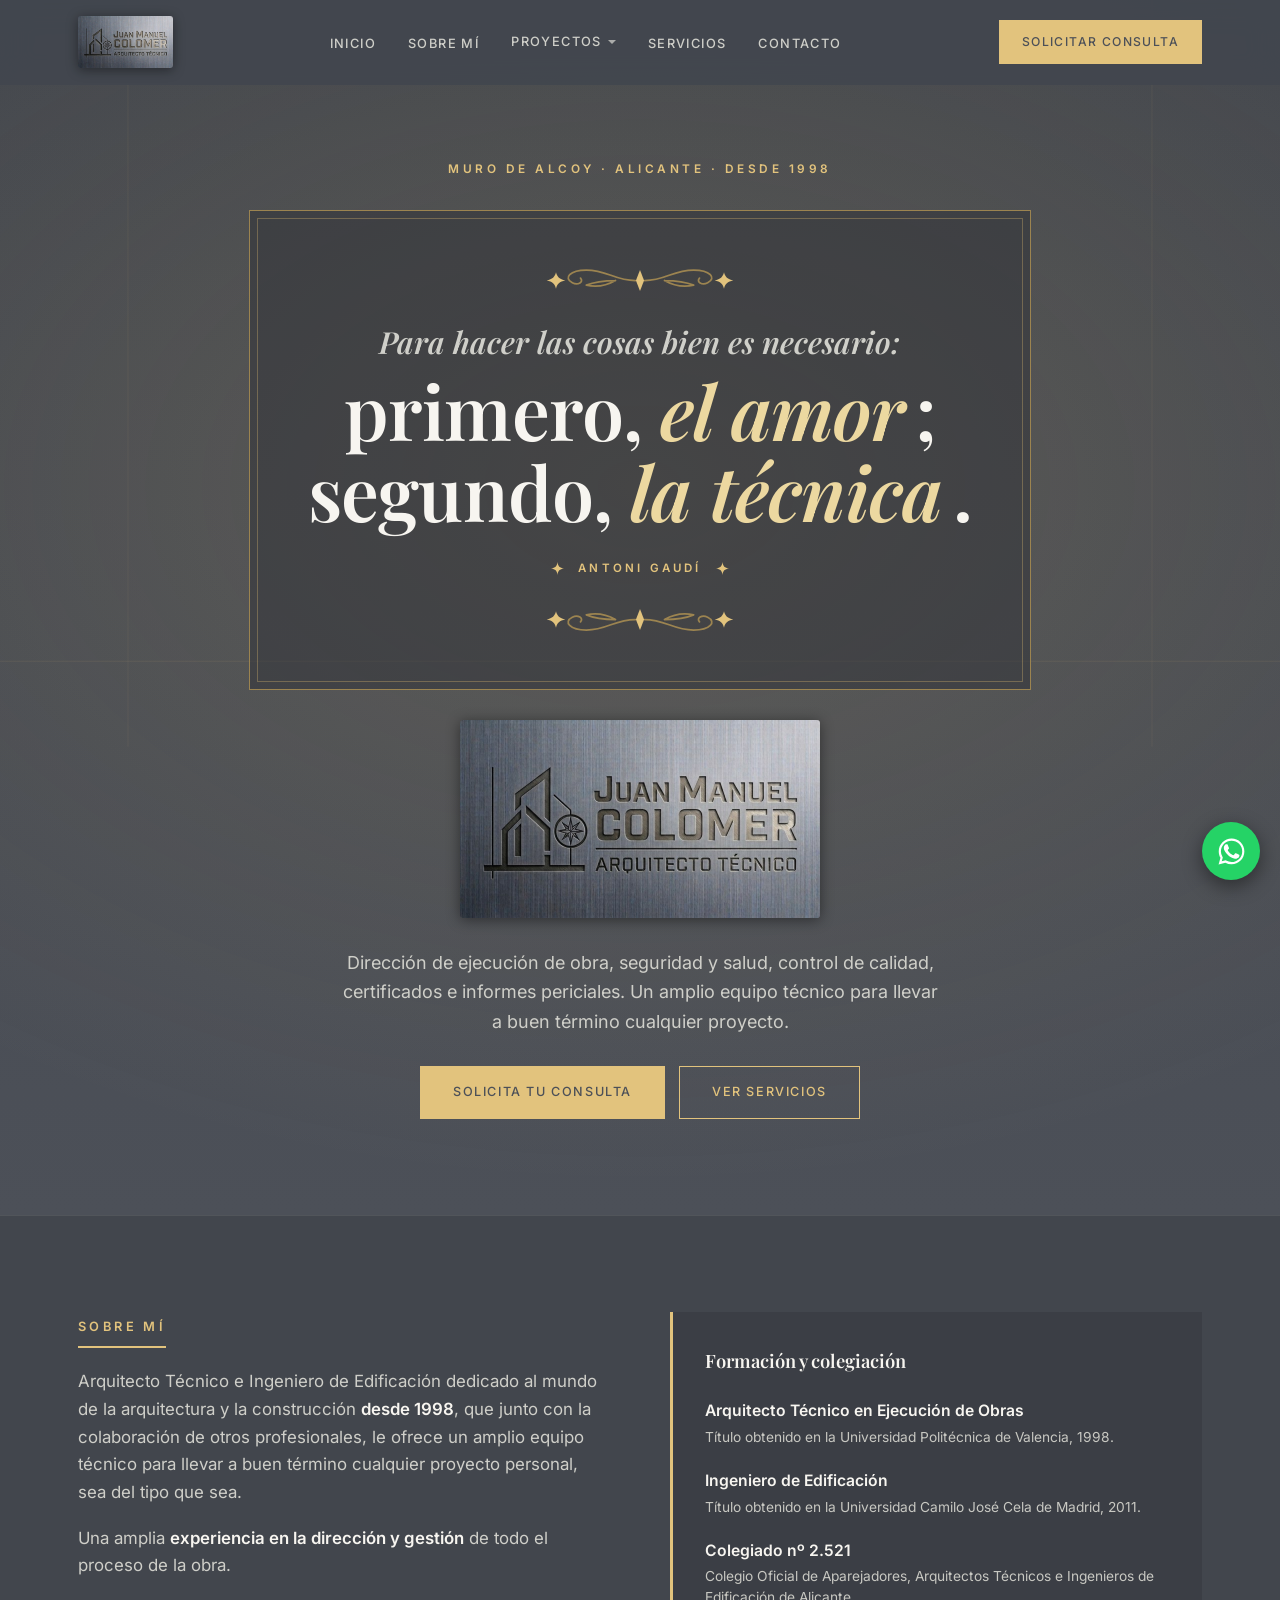
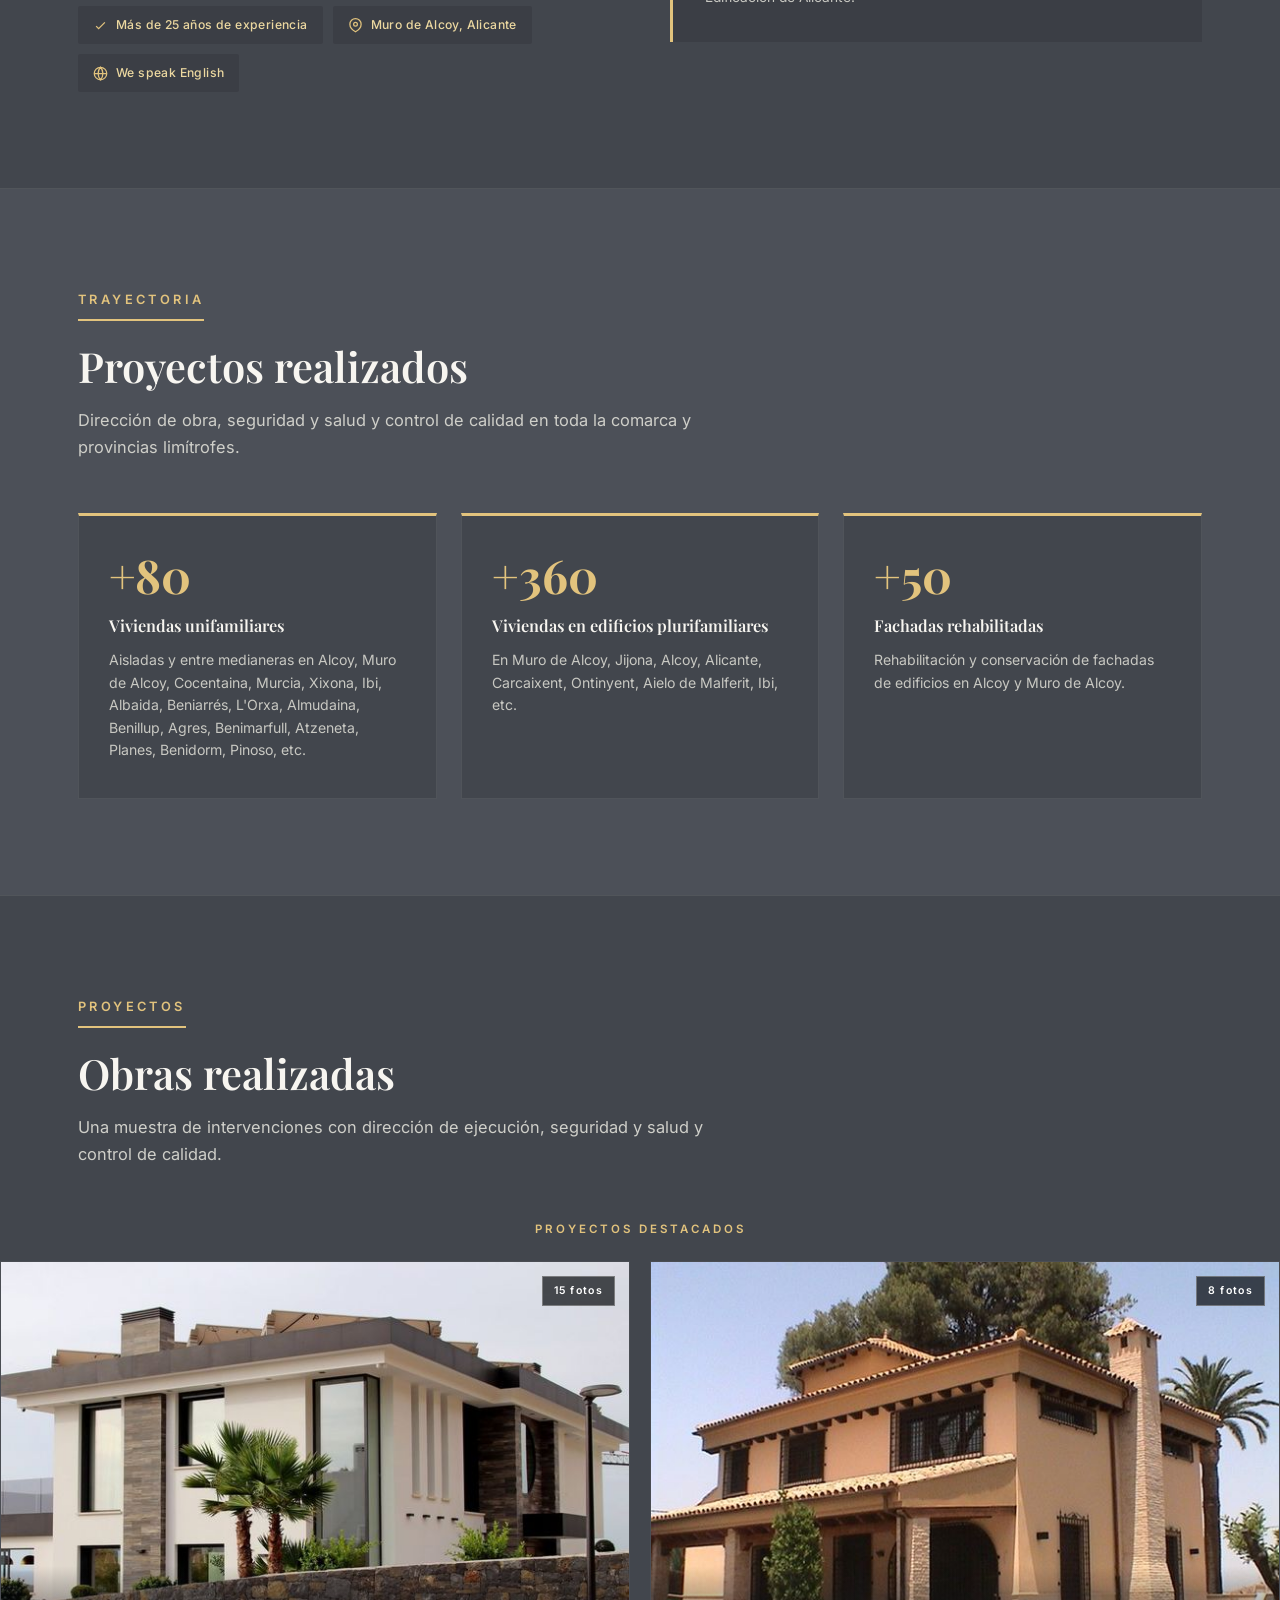
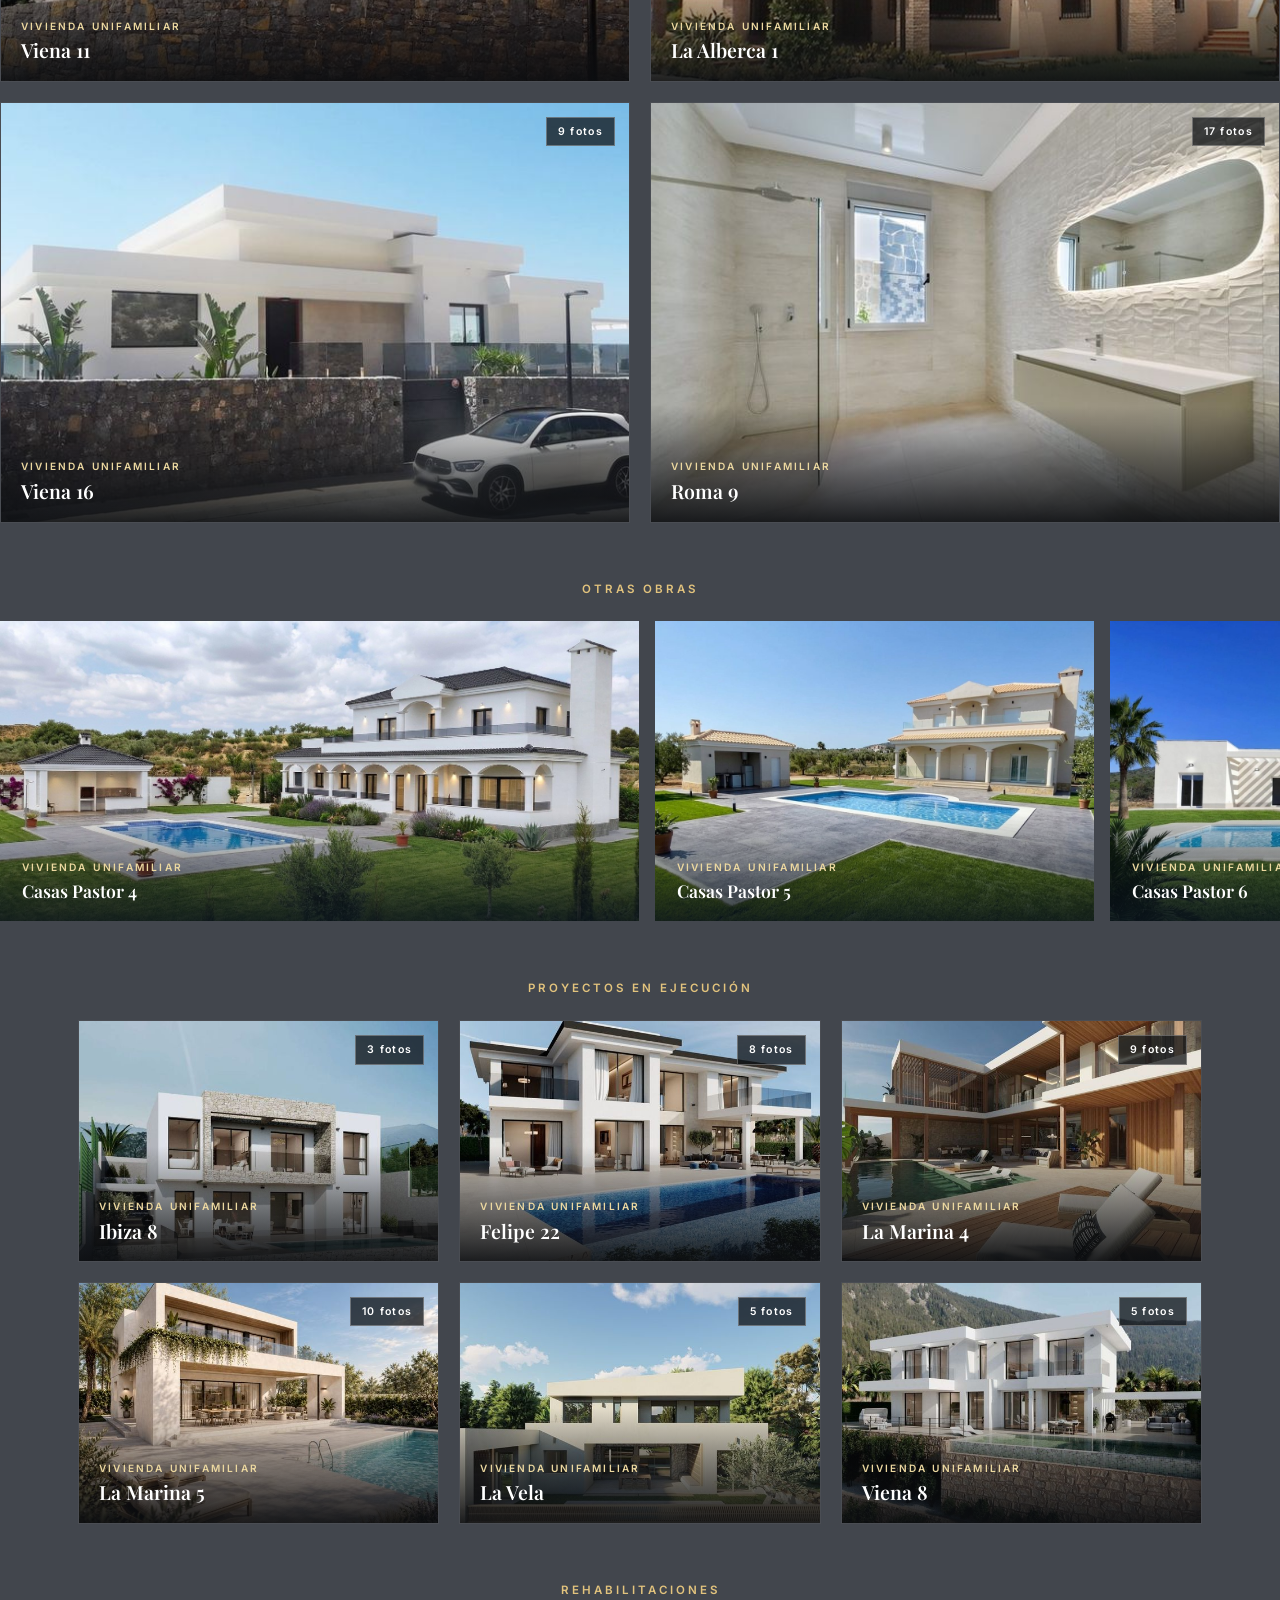
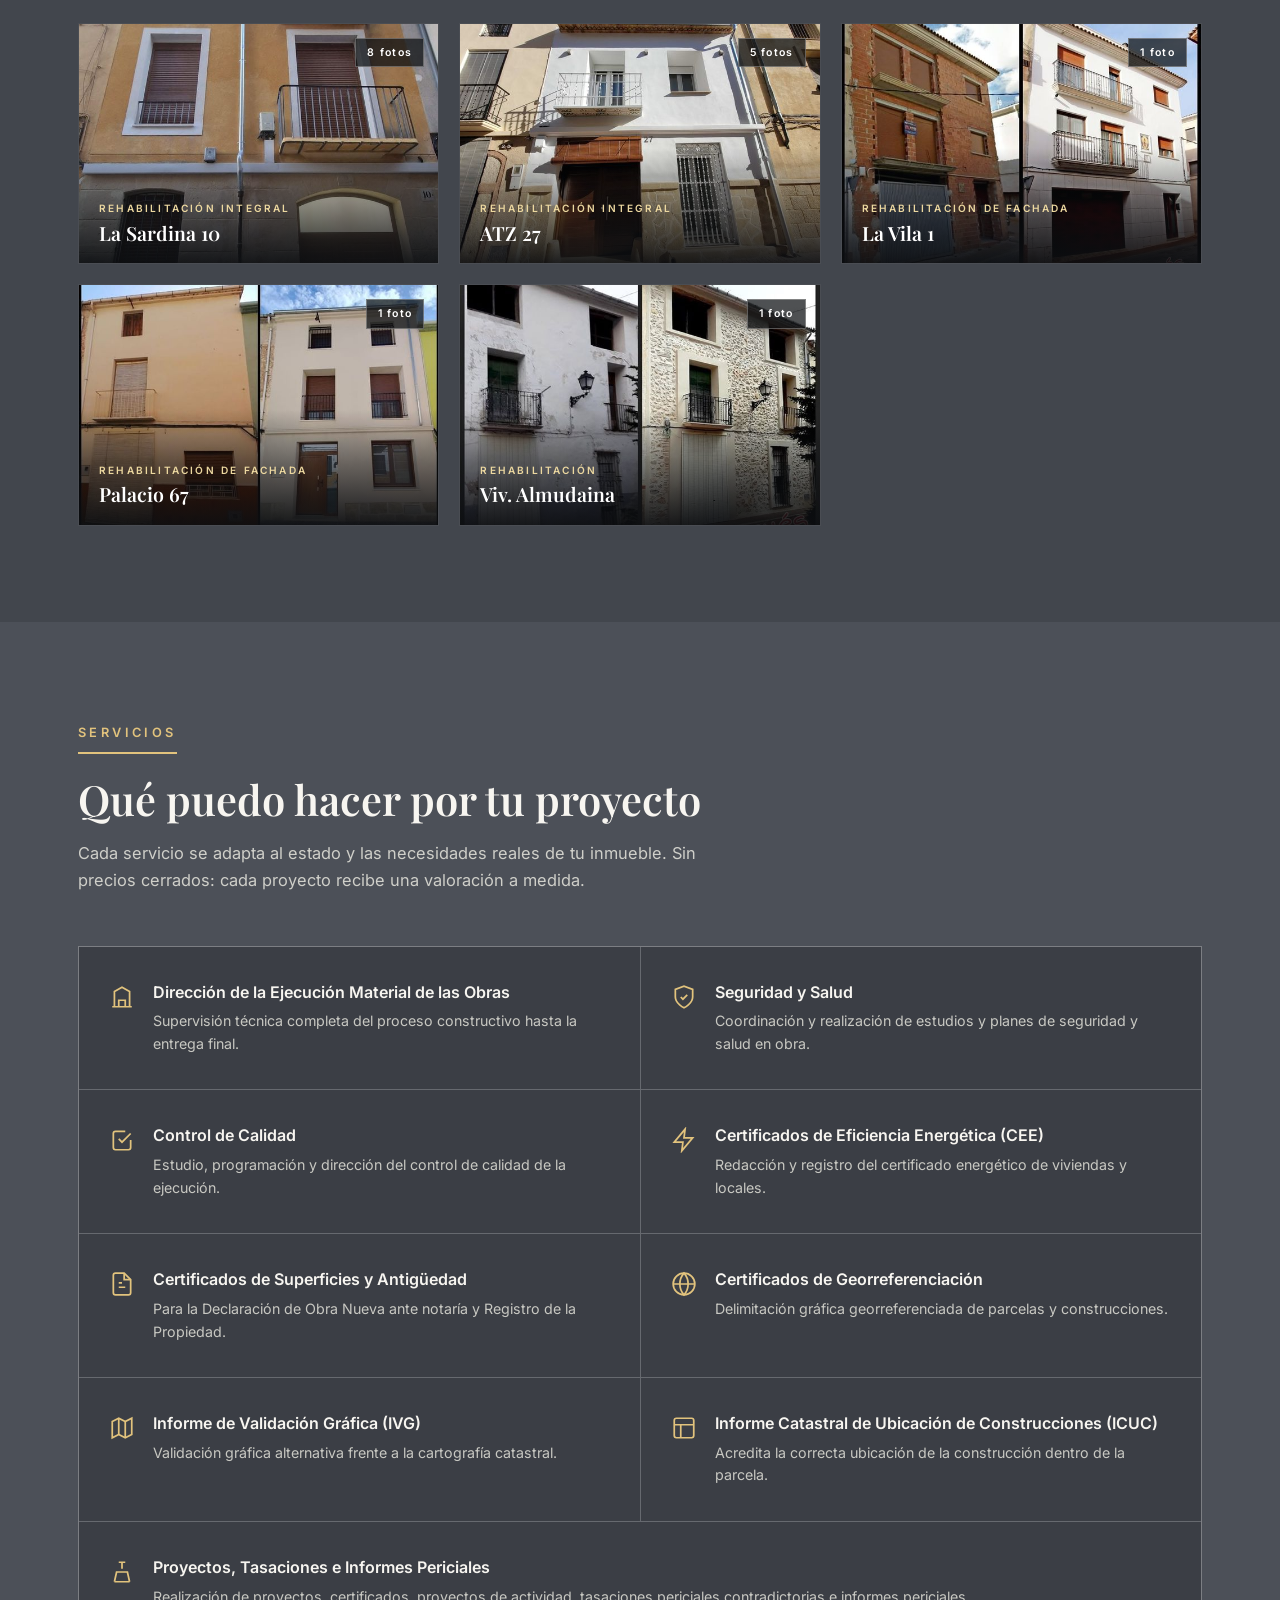
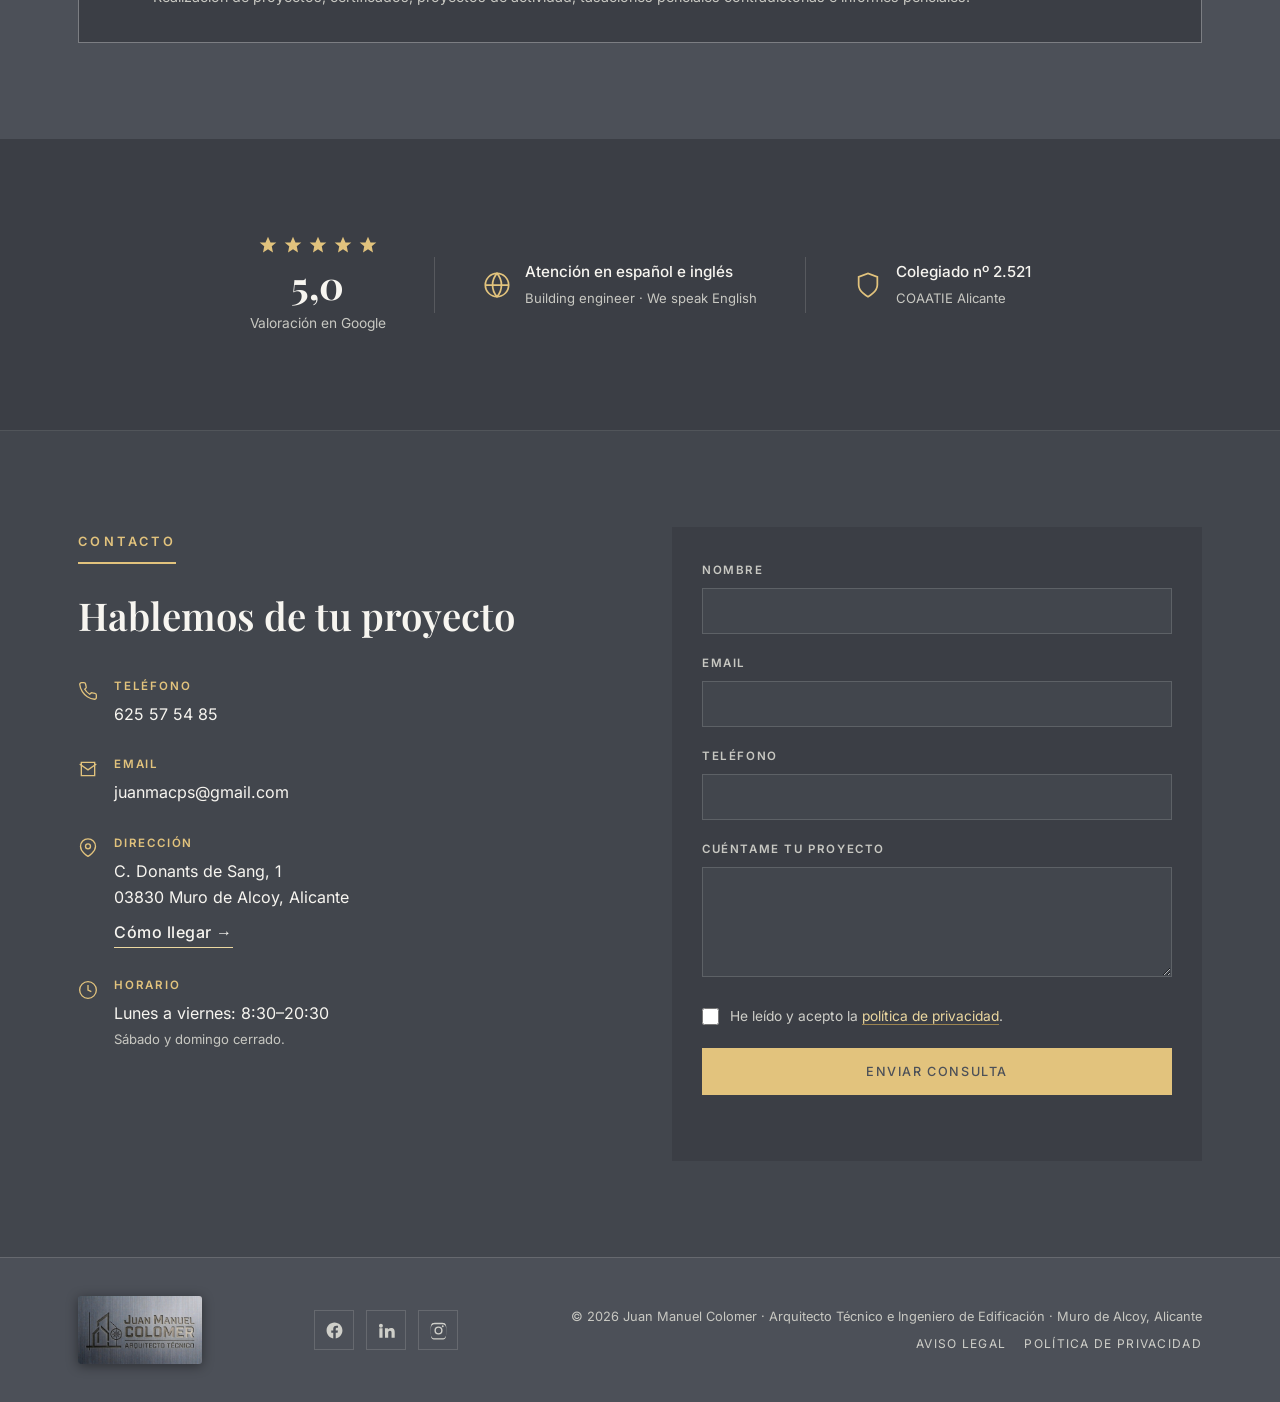
<file: index.html>
<!DOCTYPE html>
<html lang="es">
<head>
<meta charset="UTF-8">
<meta name="viewport" content="width=device-width, initial-scale=1.0">
<title>Juan Manuel Colomer | Arquitecto Técnico e Ingeniero de Edificación · Muro de Alcoy</title>
<meta name="description" content="Arquitecto Técnico e Ingeniero de Edificación en Muro de Alcoy, Alicante. Dirección de ejecución de obra, seguridad y salud, control de calidad, certificados energéticos y peritaciones desde 1998.">
<meta name="theme-color" content="#4c5058">

<!-- Dirección oficial de la página: evita que la de GitHub y la del dominio
     propio compitan entre sí cuando se configure este último. -->
<link rel="canonical" href="https://www.jmcolomerarquitectotecnico.com/">

<!-- Vista previa al compartir el enlace (WhatsApp, Facebook, LinkedIn...) -->
<meta property="og:type" content="website">
<meta property="og:locale" content="es_ES">
<meta property="og:site_name" content="Juan Manuel Colomer · Arquitecto Técnico">
<meta property="og:url" content="https://www.jmcolomerarquitectotecnico.com/">
<meta property="og:title" content="Juan Manuel Colomer | Arquitecto Técnico en Muro de Alcoy">
<meta property="og:description" content="Dirección de ejecución de obra, seguridad y salud, control de calidad, certificados e informes periciales. Más de 25 años de experiencia en Muro de Alcoy, Alicante.">
<meta property="og:image" content="https://www.jmcolomerarquitectotecnico.com/og-image.jpg">
<meta property="og:image:width" content="1200">
<meta property="og:image:height" content="630">
<meta property="og:image:alt" content="Juan Manuel Colomer, Arquitecto Técnico en Muro de Alcoy">
<meta name="twitter:card" content="summary_large_image">
<meta name="twitter:title" content="Juan Manuel Colomer | Arquitecto Técnico en Muro de Alcoy">
<meta name="twitter:description" content="Dirección de ejecución de obra, certificados e informes periciales. Muro de Alcoy, Alicante.">
<meta name="twitter:image" content="https://www.jmcolomerarquitectotecnico.com/og-image.jpg">

<script type="application/ld+json">
{
  "@context": "https://schema.org",
  "@type": "ProfessionalService",
  "name": "Juan Manuel Colomer · Arquitecto Técnico",
  "alternateName": "Arquitecto Técnico Juan Manuel Colomer (Building engineer / We speak English)",
  "description": "Arquitecto Técnico e Ingeniero de Edificación en Muro de Alcoy, Alicante. Dirección de ejecución de obra, seguridad y salud, control de calidad, certificados e informes periciales desde 1998.",
  "url": "https://www.jmcolomerarquitectotecnico.com/",
  "image": "https://www.jmcolomerarquitectotecnico.com/og-image.jpg",
  "telephone": "+34625575485",
  "email": "juanmacps@gmail.com",
  "priceRange": "$$",
  "foundingDate": "1998",
  "address": {
    "@type": "PostalAddress",
    "streetAddress": "C. Donants de Sang, 1",
    "postalCode": "03830",
    "addressLocality": "Muro de Alcoy",
    "addressRegion": "Alicante",
    "addressCountry": "ES"
  },
  "openingHoursSpecification": [
    {
      "@type": "OpeningHoursSpecification",
      "dayOfWeek": [
        "Monday",
        "Tuesday",
        "Wednesday",
        "Thursday",
        "Friday"
      ],
      "opens": "08:30",
      "closes": "20:30"
    }
  ],
  "areaServed": [
    {
      "@type": "AdministrativeArea",
      "name": "Muro de Alcoy"
    },
    {
      "@type": "AdministrativeArea",
      "name": "Alcoy"
    },
    {
      "@type": "AdministrativeArea",
      "name": "Comarca del Comtat"
    },
    {
      "@type": "AdministrativeArea",
      "name": "Provincia de Alicante"
    }
  ],
  "availableLanguage": [
    "es",
    "en"
  ],
  "sameAs": [
    "https://www.facebook.com/juanmanuel.colomerprats",
    "https://www.linkedin.com/in/juan-manuel-colomer-prats-73b31610/",
    "https://www.instagram.com/juanmacolomer_at/"
  ],
  "founder": {
    "@type": "Person",
    "name": "Juan Manuel Colomer Prats",
    "jobTitle": "Arquitecto Técnico e Ingeniero de Edificación",
    "memberOf": {
      "@type": "Organization",
      "name": "Colegio Oficial de Aparejadores, Arquitectos Técnicos e Ingenieros de Edificación de Alicante"
    },
    "alumniOf": [
      {
        "@type": "CollegeOrUniversity",
        "name": "Universidad Politécnica de Valencia"
      },
      {
        "@type": "CollegeOrUniversity",
        "name": "Universidad Camilo José Cela"
      }
    ]
  },
  "hasOfferCatalog": {
    "@type": "OfferCatalog",
    "name": "Servicios",
    "itemListElement": [
      {
        "@type": "Offer",
        "itemOffered": {
          "@type": "Service",
          "name": "Dirección de la Ejecución Material de las Obras"
        }
      },
      {
        "@type": "Offer",
        "itemOffered": {
          "@type": "Service",
          "name": "Coordinación de Seguridad y Salud"
        }
      },
      {
        "@type": "Offer",
        "itemOffered": {
          "@type": "Service",
          "name": "Control de calidad de la ejecución"
        }
      },
      {
        "@type": "Offer",
        "itemOffered": {
          "@type": "Service",
          "name": "Certificados de Eficiencia Energética"
        }
      },
      {
        "@type": "Offer",
        "itemOffered": {
          "@type": "Service",
          "name": "Certificados de superficies y antigüedad"
        }
      },
      {
        "@type": "Offer",
        "itemOffered": {
          "@type": "Service",
          "name": "Certificados de georreferenciación"
        }
      },
      {
        "@type": "Offer",
        "itemOffered": {
          "@type": "Service",
          "name": "Informe de Validación Gráfica (IVG)"
        }
      },
      {
        "@type": "Offer",
        "itemOffered": {
          "@type": "Service",
          "name": "Informe Catastral de Ubicación de Construcciones (ICUC)"
        }
      },
      {
        "@type": "Offer",
        "itemOffered": {
          "@type": "Service",
          "name": "Proyectos, tasaciones e informes periciales"
        }
      }
    ]
  }
}
</script>
<link rel="icon" href="favicon.ico" sizes="16x16 32x32 48x48">
<link rel="icon" type="image/png" sizes="192x192" href="icon-192.png">
<link rel="icon" type="image/png" sizes="512x512" href="icon-512.png">
<link rel="apple-touch-icon" sizes="180x180" href="apple-touch-icon.png">
<link rel="preload" href="fonts/playfair-display-600.woff2" as="font" type="font/woff2" crossorigin>
<link rel="preload" href="fonts/inter-400.woff2" as="font" type="font/woff2" crossorigin>
<script>document.documentElement.className += ' js';</script>
<style>
  /* Tipografías alojadas en la propia web. Antes venían de Google, lo que
     enviaba la IP de cada visitante a sus servidores. Ahora la web no
     contacta con ningún servidor externo. Solo el subconjunto latin, que
     cubre todo el español, y solo los pesos que se usan. */
  @font-face{
    font-family:'Inter';font-style:normal;font-weight:400;font-display:swap;
    src:url('fonts/inter-400.woff2') format('woff2');
    unicode-range:U+0000-00FF, U+0131, U+0152-0153, U+02BB-02BC, U+02C6, U+02DA, U+02DC, U+0304, U+0308, U+0329, U+2000-206F, U+20AC, U+2122, U+2191, U+2193, U+2212, U+2215, U+FEFF, U+FFFD;
  }
  @font-face{
    font-family:'Inter';font-style:normal;font-weight:500;font-display:swap;
    src:url('fonts/inter-500.woff2') format('woff2');
    unicode-range:U+0000-00FF, U+0131, U+0152-0153, U+02BB-02BC, U+02C6, U+02DA, U+02DC, U+0304, U+0308, U+0329, U+2000-206F, U+20AC, U+2122, U+2191, U+2193, U+2212, U+2215, U+FEFF, U+FFFD;
  }
  @font-face{
    font-family:'Inter';font-style:normal;font-weight:600;font-display:swap;
    src:url('fonts/inter-600.woff2') format('woff2');
    unicode-range:U+0000-00FF, U+0131, U+0152-0153, U+02BB-02BC, U+02C6, U+02DA, U+02DC, U+0304, U+0308, U+0329, U+2000-206F, U+20AC, U+2122, U+2191, U+2193, U+2212, U+2215, U+FEFF, U+FFFD;
  }
  @font-face{
    font-family:'Playfair Display';font-style:italic;font-weight:600;font-display:swap;
    src:url('fonts/playfair-display-600-italic.woff2') format('woff2');
    unicode-range:U+0000-00FF, U+0131, U+0152-0153, U+02BB-02BC, U+02C6, U+02DA, U+02DC, U+0304, U+0308, U+0329, U+2000-206F, U+20AC, U+2122, U+2191, U+2193, U+2212, U+2215, U+FEFF, U+FFFD;
  }
  @font-face{
    font-family:'Playfair Display';font-style:normal;font-weight:500;font-display:swap;
    src:url('fonts/playfair-display-500.woff2') format('woff2');
    unicode-range:U+0000-00FF, U+0131, U+0152-0153, U+02BB-02BC, U+02C6, U+02DA, U+02DC, U+0304, U+0308, U+0329, U+2000-206F, U+20AC, U+2122, U+2191, U+2193, U+2212, U+2215, U+FEFF, U+FFFD;
  }
  @font-face{
    font-family:'Playfair Display';font-style:normal;font-weight:600;font-display:swap;
    src:url('fonts/playfair-display-600.woff2') format('woff2');
    unicode-range:U+0000-00FF, U+0131, U+0152-0153, U+02BB-02BC, U+02C6, U+02DA, U+02DC, U+0304, U+0308, U+0329, U+2000-206F, U+20AC, U+2122, U+2191, U+2193, U+2212, U+2215, U+FEFF, U+FFFD;
  }
  @font-face{
    font-family:'Playfair Display';font-style:normal;font-weight:700;font-display:swap;
    src:url('fonts/playfair-display-700.woff2') format('woff2');
    unicode-range:U+0000-00FF, U+0131, U+0152-0153, U+02BB-02BC, U+02C6, U+02DA, U+02DC, U+0304, U+0308, U+0329, U+2000-206F, U+20AC, U+2122, U+2191, U+2193, U+2212, U+2215, U+FEFF, U+FFFD;
  }

  :root{
    /* Grises tomados de la placa del logo (muestreados del propio archivo),
       con los dorados de la propuesta original. Fondo grisáceo, no negro. */
    --graphite:#4c5058;      /* base */
    --graphite-2:#42464d;    /* secciones alternas, algo más oscuras */
    --graphite-3:#3b3e45;    /* superficies elevadas: tarjetas, formulario */
    --gold:#e2c37d;
    --gold-light:#ecd8a0;
    --gold-dim:#9c8450;
    --white:#f7f5f0;
    --grey-2:#cfcfc9;        /* texto de párrafo */
    --grey:#c8c8c2;          /* texto secundario */
    --line:rgba(247,245,240,0.15);
    --line-soft:rgba(247,245,240,0.08);
    --max:1180px;
  }
  *{margin:0;padding:0;box-sizing:border-box;}
  html{scroll-behavior:smooth;-webkit-text-size-adjust:100%;}
  body{
    background:var(--graphite);
    color:var(--white);
    font-family:'Inter',sans-serif;
    font-weight:400;
    line-height:1.65;
    overflow-x:hidden;
    -webkit-font-smoothing:antialiased;
  }
  h1,h2,h3,h4,.serif{font-family:'Playfair Display',serif;}
  a{color:inherit;text-decoration:none;}
  img{max-width:100%;display:block;}
  ::selection{background:var(--gold);color:var(--graphite);}

  ::-webkit-scrollbar{width:10px;}
  ::-webkit-scrollbar-track{background:var(--graphite-3);}
  ::-webkit-scrollbar-thumb{background:var(--gold-dim);}
  ::-webkit-scrollbar-thumb:hover{background:var(--gold);}

  .wrap{max-width:var(--max);margin:0 auto;padding:0 28px;}
  .visually-hidden{position:absolute;width:1px;height:1px;overflow:hidden;clip:rect(0 0 0 0);white-space:nowrap;}

  /* ---------- NAV ---------- */
  nav{
    position:fixed;top:0;left:0;width:100%;z-index:1000;
    padding:16px 0;
    background:rgba(66,70,78,0.86);
    backdrop-filter:blur(14px);
    -webkit-backdrop-filter:blur(14px);
    border-bottom:1px solid transparent;
    transition:padding .35s ease, background .35s ease, border-color .35s ease, box-shadow .35s ease;
  }
  nav.scrolled{
    padding:10px 0;
    background:rgba(66,70,78,0.96);
    border-bottom:1px solid var(--line);
    box-shadow:0 6px 24px rgba(0,0,0,0.34);
  }
  nav .wrap{display:flex;align-items:center;justify-content:space-between;gap:16px;}

  /* Logo del cliente, a la izquierda de INICIO */
  .logo{display:flex;align-items:center;flex-shrink:0;}
  .logo img{
    height:52px;width:auto;border-radius:3px;
    box-shadow:0 2px 12px rgba(0,0,0,0.42);
    transition:height .35s ease;
  }
  nav.scrolled .logo img{height:42px;}

  .nav-links{display:flex;gap:32px;list-style:none;align-items:center;}
  .nav-links a{
    font-size:.8rem;letter-spacing:1.4px;text-transform:uppercase;color:var(--grey-2);font-weight:500;
    position:relative;padding-bottom:4px;transition:color .3s;
  }
  .nav-links a::after{
    content:'';position:absolute;bottom:0;left:0;width:0;height:1.5px;background:var(--gold);
    transition:width .3s ease;
  }
  .nav-links a:hover{color:var(--gold);}
  .nav-links a:hover::after{width:100%;}
  /* Desplegable de Proyectos. En escritorio se abre al pasar el ratón o con
     el teclado; en móvil, donde no hay hover, queda siempre desplegado bajo
     su epígrafe, que es como funcionan estos menús en vertical. */
  .tiene-menu{position:relative;}
  .tiene-menu > a{display:inline-flex;align-items:center;gap:6px;}
  .tiene-menu > a::before{
    content:'';width:0;height:0;order:2;
    border-left:4px solid transparent;border-right:4px solid transparent;
    border-top:4px solid currentColor;opacity:.75;
  }
  .submenu{
    list-style:none;position:absolute;top:100%;left:50%;transform:translateX(-50%);
    min-width:14rem;padding:8px 0;margin-top:10px;
    background:var(--graphite-2);border:1px solid var(--line);
    box-shadow:0 12px 30px rgba(0,0,0,0.42);
    opacity:0;visibility:hidden;transition:opacity .22s ease, visibility .22s ease;
  }
  .tiene-menu:hover .submenu,
  .tiene-menu:focus-within .submenu{opacity:1;visibility:visible;}
  .submenu li{display:block;}
  .submenu a{
    display:block;padding:9px 18px;font-size:.76rem;letter-spacing:1.1px;
    text-transform:uppercase;color:var(--grey-2);font-weight:500;white-space:nowrap;
  }
  .submenu a::after{display:none;}
  .submenu a:hover{background:var(--graphite-3);color:var(--gold);}

  .nav-cta{
    background:var(--gold);color:var(--graphite);border:1px solid var(--gold);
    padding:11px 22px;font-size:.76rem;letter-spacing:1.4px;
    text-transform:uppercase;font-weight:500;transition:background .3s,color .3s;white-space:nowrap;
  }
  .nav-cta:hover{background:transparent;color:var(--gold);}
  .burger{display:none;flex-direction:column;gap:5px;cursor:pointer;z-index:1100;padding:6px;}
  .burger span{width:26px;height:2px;background:var(--gold);transition:.3s;border-radius:2px;}
  .burger.open span:nth-child(1){transform:translateY(7px) rotate(45deg);}
  .burger.open span:nth-child(2){opacity:0;}
  .burger.open span:nth-child(3){transform:translateY(-7px) rotate(-45deg);}

  /* ---------- HERO (sin imagen de casa) ---------- */
  .hero{
    position:relative;
    padding:160px 0 96px;
    /* El azul de la lámina original pasa a ser el propio fondo: una franja
       horizontal amplia sobre la que se apoya la frase, sin recuadros. */
    background:
      radial-gradient(120% 80% at 50% 40%, rgba(217,183,110,0.15) 0%, rgba(217,183,110,0.05) 46%, transparent 72%),
      linear-gradient(180deg, #42464d 0%, var(--graphite) 100%);
    overflow:hidden;
  }
  .hero-lines{
    position:absolute;inset:0;z-index:0;opacity:.5;pointer-events:none;
  }
  .hero .wrap{position:relative;z-index:2;}
  .hero-inner{
    display:flex;flex-direction:column;align-items:center;text-align:center;gap:30px;
  }
  .hero-eyebrow{
    font-size:.74rem;letter-spacing:3.5px;text-transform:uppercase;color:var(--gold);
    font-weight:600;opacity:0;
  }

  /* La frase es texto real sobre el fondo, no una imagen: se despliega a lo
     ancho en pantallas grandes y se reordena sola en móvil. */
  .hero-quote{
    margin:0;font-family:'Playfair Display',serif;font-weight:600;
    color:var(--white);
  }
  .q-lead{
    display:block;
    font-size:clamp(1.05rem,2.6vw,1.9rem);
    font-weight:500;font-style:italic;color:var(--grey-2);
    line-height:1.3;margin-bottom:.3em;
  }
  /* Cada mitad va en su propia línea: el corte es el mismo en todas las
     pantallas y nunca parte "la técnica" por la mitad. */
  .q-main{
    display:block;
    font-size:clamp(2rem,6.6vw,4.7rem);
    line-height:1.08;letter-spacing:-.01em;
  }
  .q-part{display:block;}

  /* Recuadro del lema: recoge el marco de la lámina que pasó el cliente,
     pero con los dorados de la web en vez del azul original. El doble filete
     imita el grabado de su placa. */
  .quote-frame{
    position:relative;
    border:1px solid var(--gold-dim);
    background:rgba(46,49,55,0.5);
    padding:clamp(30px,5vw,52px) clamp(22px,4.5vw,58px);
  }
  .quote-frame::before{
    content:'';position:absolute;inset:7px;
    border:1px solid rgba(217,183,110,0.34);pointer-events:none;
  }
  /* Adornos de la lámina original: volutas y rombos de cuatro puntas,
     redibujados en SVG con los dorados de la web en vez del blanco. */
  .q-orn{
    display:block;width:min(280px,62%);height:auto;margin:0 auto clamp(16px,2.5vw,24px);
    fill:none;stroke:var(--gold-dim);stroke-width:1.5;
    stroke-linecap:round;stroke-linejoin:round;
  }
  .q-orn .relleno{fill:var(--gold);stroke:none;}
  .q-orn--pie{margin:clamp(16px,2.5vw,24px) auto 0;transform:rotate(180deg);}
  .q-chispa{width:13px;height:13px;fill:var(--gold);flex-shrink:0;}

  .hero-cite{
    display:flex;align-items:center;justify-content:center;gap:14px;
    margin-top:clamp(18px,2.5vw,26px);
    font-family:'Inter',sans-serif;
    font-size:.72rem;letter-spacing:3.2px;text-transform:uppercase;
    color:var(--gold);font-weight:600;
  }
  /* Segunda aparición del logo, bajo el nombre. Decorativa: el nav ya lo
     anuncia, así que aquí va sin texto alternativo. */
  .hero-logo{
    width:clamp(230px,32vw,360px);height:auto;border-radius:3px;
    box-shadow:0 2px 14px rgba(0,0,0,0.45);
  }
  /* La cursiva se inclina a la derecha y su remate invadía el ";" recto de
     detrás. Un pelín de aire después de cada tramo en cursiva lo separa. */
  .q-main em{font-style:italic;color:var(--gold-light);padding-right:.14em;}
  .hero p.sub{
    font-size:clamp(1rem,2.2vw,1.12rem);color:var(--grey-2);max-width:600px;
  }
  .hero-ctas{display:flex;gap:14px;justify-content:center;flex-wrap:wrap;width:100%;}
  .btn{
    display:inline-block;padding:15px 32px;font-size:.79rem;letter-spacing:1.6px;text-transform:uppercase;
    font-weight:500;transition:all .3s ease;border:1px solid var(--gold);text-align:center;
  }
  .btn-solid{background:var(--gold);color:var(--graphite);}
  .btn-solid:hover{background:var(--gold-light);border-color:var(--gold-light);}
  .btn-outline{background:transparent;color:var(--gold);}
  .btn-outline:hover{background:var(--gold);color:var(--graphite);}

  /* ---------- SECTION GENERIC ---------- */
  section{position:relative;padding:96px 0;}
  .section-head{max-width:660px;margin-bottom:52px;}
  /* Regla propia, no anidada: "Sobre mí" y "Contacto" llevan .tag en el mismo
     elemento y con el selector descendiente no les aplicaba nada. */
  .tag{
    color:var(--gold);font-size:.8rem;letter-spacing:3.4px;text-transform:uppercase;
    font-weight:600;margin-bottom:20px;display:inline-block;
    padding-bottom:9px;border-bottom:2px solid var(--gold);
  }
  .section-head h2{font-size:clamp(1.75rem,4.2vw,2.6rem);font-weight:600;line-height:1.2;color:var(--white);}
  .section-head p{color:var(--grey-2);margin-top:16px;font-size:1.02rem;}

  /* Las animaciones solo se aplican si hay JS: sin JS todo el contenido es visible */
  .js .reveal{opacity:0;transform:translateY(28px);transition:opacity .8s cubic-bezier(.16,1,.3,1),transform .8s cubic-bezier(.16,1,.3,1);}
  .js .reveal.visible{opacity:1;transform:translateY(0);}
  .js .reveal-scale{opacity:0;transform:scale(.96);transition:opacity .7s cubic-bezier(.16,1,.3,1),transform .7s cubic-bezier(.16,1,.3,1);}
  .js .reveal-scale.visible{opacity:1;transform:scale(1);}

  /* ---------- SOBRE / INICIO ---------- */
  .about{background:var(--graphite-2);border-top:1px solid var(--line-soft);border-bottom:1px solid var(--line-soft);}
  .about-grid{display:grid;grid-template-columns:1fr 1fr;gap:60px;align-items:start;}
  .about-text p{color:var(--grey-2);margin-bottom:18px;font-size:1.05rem;}
  .about-text p strong{color:var(--white);font-weight:600;}
  .about-badges{display:flex;gap:10px;margin-top:26px;flex-wrap:wrap;}
  .badge{
    background:var(--graphite-3);padding:9px 15px;font-size:.76rem;
    letter-spacing:.4px;color:var(--gold-light);font-weight:500;
    display:flex;align-items:center;gap:8px;border-radius:2px;
  }
  .badge svg{width:15px;height:15px;stroke:var(--gold);flex-shrink:0;}

  /* Formación */
  .formacion{background:var(--graphite-3);padding:34px 32px;border-left:3px solid var(--gold);}
  .formacion h3{font-size:1.15rem;font-weight:600;margin-bottom:22px;color:var(--white);}
  .form-item{margin-bottom:20px;}
  .form-item:last-child{margin-bottom:0;}
  .form-item strong{display:block;font-size:.98rem;font-weight:600;color:var(--white);margin-bottom:3px;}
  .form-item small{color:var(--grey);font-size:.86rem;line-height:1.5;display:block;}

  /* ---------- CIFRAS / TRAYECTORIA ---------- */
  .track-grid{display:grid;grid-template-columns:repeat(3,1fr);gap:24px;}
  .track-card{
    background:var(--graphite-2);padding:36px 30px;border:1px solid var(--line-soft);
    border-top:3px solid var(--gold);transition:transform .35s ease, box-shadow .35s ease;
  }
  .track-card:hover{transform:translateY(-4px);box-shadow:0 14px 34px rgba(0,0,0,0.32);}
  .track-num{font-family:'Playfair Display',serif;font-size:2.9rem;font-weight:700;color:var(--gold);line-height:1;}
  .track-card h3{font-size:1.02rem;font-weight:600;margin:14px 0 10px;color:var(--white);}
  .track-card p{color:var(--grey);font-size:.88rem;line-height:1.6;}

  /* ---------- SERVICIOS ---------- */
  .services-grid{display:grid;grid-template-columns:repeat(2,1fr);gap:1px;background:var(--line);border:1px solid var(--line);}
  .service-card{
    background:var(--graphite-3);padding:34px 30px;transition:background .35s ease;position:relative;
    display:flex;gap:18px;align-items:flex-start;
  }
  .service-card:hover{background:#3b3f47;}
  .service-card svg{width:26px;height:26px;stroke:var(--gold);flex-shrink:0;margin-top:3px;}
  .service-card h3{font-family:'Inter',sans-serif;font-size:1rem;font-weight:600;margin-bottom:7px;line-height:1.4;color:var(--white);}
  .service-card p{color:var(--grey);font-size:.89rem;line-height:1.6;}

  /* ---------- PROYECTOS · CARRUSEL ---------- */
  .projects{background:var(--graphite-2);border-top:1px solid var(--line-soft);}

  /* ---------- PROYECTOS DESTACADOS ---------- */
  .sub-tit{
    font-family:'Inter',sans-serif;font-size:.72rem;letter-spacing:3px;
    text-transform:uppercase;color:var(--gold);font-weight:600;
    margin:0 0 1.4rem;text-align:center;
  }
  .destacados{display:grid;grid-template-columns:repeat(3,1fr);gap:20px;}
  /* Solo quedan dos destacados: con tres columnas sobraba un hueco. */
  #realizados .destacados{grid-template-columns:repeat(2,1fr);}
  .obra{
    position:relative;overflow:hidden;background:var(--graphite-3);
    border:1px solid var(--line-soft);cursor:pointer;text-align:left;
    padding:0;font:inherit;color:inherit;width:100%;display:block;
  }
  .obra img{width:100%;height:auto;aspect-ratio:3/2;object-fit:cover;
    transition:transform .6s cubic-bezier(.16,1,.3,1);}
  .obra:hover img{transform:scale(1.05);}
  .obra:focus-visible{outline:2px solid var(--gold);outline-offset:3px;}
  .obra-info{
    position:absolute;inset:auto 0 0 0;
    background:linear-gradient(0deg, rgba(12,14,17,0.92) 0%, rgba(12,14,17,0.45) 55%, transparent 100%);
    padding:52px 20px 18px;
  }
  .obra-cat{display:block;font-size:.63rem;letter-spacing:2.2px;text-transform:uppercase;
    color:var(--gold-light);font-weight:600;margin-bottom:4px;}
  .obra-tit{display:block;font-family:'Playfair Display',serif;font-size:1.22rem;
    font-weight:600;color:#fff;line-height:1.25;}
  .obra-n{
    position:absolute;top:14px;right:14px;
    background:rgba(12,14,17,0.72);border:1px solid rgba(247,245,240,0.3);
    padding:5px 11px;font-size:.66rem;letter-spacing:1.3px;color:#fff;font-weight:600;
  }

  .bloque{margin-top:3.6rem;}
  /* Los apartados del desplegable no tienen relleno propio: sin este margen,
     al saltar a ellos el título y la parte alta de las fotos quedaban
     tapados por la barra fija. */
  #realizados,#ejecucion,#rehabilitaciones{scroll-margin-top:118px;}
  @media (max-width:880px){#realizados,#ejecucion,#rehabilitaciones{scroll-margin-top:106px;}}
  
  /* Tira continua de altura fija: cada foto ocupa el ancho que le pide su
     propia proporción, así NINGUNA se recorta. Las del cliente van desde
     panorámicas 2,55:1 hasta una vertical 0,75:1, y forzarlas a un formato
     común hacía perder hasta el 48% de la imagen. */
  .marquee{
    --gap:16px; --alto:300px; --speed:95s;
    position:relative;overflow:hidden;
  }
  .marquee-track{display:flex;width:max-content;align-items:stretch;}
  /* El bucle sigue encajando: media pista es una copia entera de la lista,
     independientemente de que cada foto mida un ancho distinto. */
  .m-item{
    flex:0 0 auto;height:var(--alto);margin-right:var(--gap);
    position:relative;background:#2b2e34;
  }
  /* <picture> es inline por defecto: sin esto, el height:100% de la imagen
     no encuentra contra qué resolverse y la foto se deforma. */
  .m-item picture{display:block;height:100%;}
  .m-item img{height:100%;width:auto;display:block;}

  .js .marquee-track{animation:marqueeFlow var(--speed) linear infinite;}
  /* En táctil el :hover se queda "pegado" tras tocar y congelaba la tira,
     así que solo pausa por hover donde hay ratón de verdad. */
  @media (hover:hover){
    .marquee:hover .marquee-track{animation-play-state:paused;}
  }
  .marquee:focus-within .marquee-track{animation-play-state:paused;}
  /* De -50% a 0: las fotos avanzan hacia la derecha */
  @keyframes marqueeFlow{from{transform:translateX(-50%);}to{transform:translateX(0);}}

  .js .m-item{cursor:zoom-in;}
  .js .m-item:focus-visible{outline:2px solid var(--gold);outline-offset:-2px;}

  .m-cap{
    position:absolute;inset:auto 0 0 0;
    background:linear-gradient(0deg, rgba(10,20,28,0.88) 0%, rgba(10,20,28,0.35) 60%, transparent 100%);
    padding:46px 22px 20px;
  }
  .m-cat{display:block;font-size:.64rem;letter-spacing:2.2px;text-transform:uppercase;color:var(--gold-light);margin-bottom:4px;font-weight:600;}
  .m-title{display:block;font-family:'Playfair Display',serif;font-size:1.1rem;font-weight:600;color:#fff;line-height:1.25;}

  /* ---------- BOTÓN DE WHATSAPP ---------- */
  .wa{
    position:fixed;right:20px;bottom:20px;z-index:1200;
    width:58px;height:58px;border-radius:50%;
    background:#25D366;                 /* verde oficial de WhatsApp */
    display:flex;align-items:center;justify-content:center;
    box-shadow:0 6px 20px rgba(0,0,0,0.45);
    transition:transform .25s ease, box-shadow .25s ease;
    border:none;
  }
  .wa:hover{transform:translateY(-3px);box-shadow:0 10px 26px rgba(0,0,0,0.55);}
  .wa:focus-visible{outline:3px solid var(--gold);outline-offset:3px;}
  .wa svg{width:31px;height:31px;fill:#fff;}
  /* Se aparta cuando la foto ampliada está abierta, para no estorbar */
  body:has(.lightbox:not([hidden])) .wa{opacity:0;pointer-events:none;}
  @media (max-width:700px){
    .wa{right:14px;bottom:14px;width:52px;height:52px;}
    .wa svg{width:28px;height:28px;}
  }

  /* ---------- AMPLIACIÓN DE LA FOTO ---------- */
  .lightbox{
    position:fixed;inset:0;z-index:2000;
    display:flex;align-items:center;justify-content:center;
    background:rgba(20,22,26,0.94);
    backdrop-filter:blur(6px);-webkit-backdrop-filter:blur(6px);
    padding:70px 76px;
  }
  .lightbox[hidden]{display:none;}
  .js .lightbox{opacity:0;transition:opacity .3s ease;}
  .js .lightbox.is-open{opacity:1;}
  .lb-figure{max-width:100%;max-height:100%;display:flex;flex-direction:column;align-items:center;gap:16px;}
  .lb-figure img{
    max-width:100%;max-height:calc(100vh - 190px);
    width:auto;height:auto;object-fit:contain;
    box-shadow:0 24px 70px rgba(0,0,0,0.6);
  }
  .lb-cap{text-align:center;}
  .lb-cat{display:block;font-size:.68rem;letter-spacing:2.6px;text-transform:uppercase;color:var(--gold);margin-bottom:5px;font-weight:600;}
  .lb-title{display:block;font-family:'Playfair Display',serif;font-size:1.4rem;font-weight:600;color:var(--white);}

  .lb-btn{
    position:absolute;z-index:2;
    width:50px;height:50px;padding:0;cursor:pointer;
    border:1px solid rgba(245,243,238,0.35);background:rgba(53,56,62,0.6);
    color:var(--white);display:flex;align-items:center;justify-content:center;
    transition:background .25s,border-color .25s;
  }
  .lb-btn:hover{background:var(--gold);border-color:var(--gold);color:var(--graphite);}
  .lb-btn:focus-visible{outline:2px solid var(--gold);outline-offset:3px;}
  .lb-btn svg{width:20px;height:20px;stroke:currentColor;fill:none;stroke-width:1.8;}
  .lb-close{top:22px;right:22px;}
  .lb-prev{left:18px;top:50%;transform:translateY(-50%);}
  .lb-next{right:18px;top:50%;transform:translateY(-50%);}
  .lb-count{
    position:absolute;bottom:22px;left:50%;transform:translateX(-50%);
    font-size:.76rem;letter-spacing:2px;color:var(--grey);
  }

  /* ---------- REPUTACIÓN ---------- */
  .reputation{background:var(--graphite-3);}
  .rep-wrap{display:flex;align-items:center;justify-content:center;gap:48px;flex-wrap:wrap;text-align:center;}
  .rep-stars{display:flex;gap:5px;justify-content:center;margin-bottom:10px;}
  .rep-stars svg{width:20px;height:20px;fill:var(--gold);}
  .rep-score{font-family:'Playfair Display',serif;font-size:2.4rem;font-weight:700;color:var(--white);line-height:1;}
  .rep-label{color:var(--grey);font-size:.86rem;margin-top:8px;}
  .rep-divider{width:1px;height:56px;background:var(--line);}
  .rep-item{display:flex;align-items:center;gap:14px;text-align:left;}
  .rep-item svg{width:28px;height:28px;stroke:var(--gold);flex-shrink:0;}
  .rep-item span{display:block;font-size:.95rem;color:var(--white);font-weight:500;}
  .rep-item small{color:var(--grey);font-size:.82rem;}

  /* ---------- CONTACTO ---------- */
  .contact{background:var(--graphite-2);border-top:1px solid var(--line-soft);}
  .contact-grid{display:grid;grid-template-columns:1fr 1fr;gap:64px;}
  .contact h2{font-size:clamp(1.7rem,3.6vw,2.4rem);font-weight:600;margin-bottom:30px;color:var(--white);}
  .contact-info-item{display:flex;gap:16px;margin-bottom:28px;}
  .contact-info-item svg{width:20px;height:20px;stroke:var(--gold);flex-shrink:0;margin-top:4px;}
  .contact-info-item h4{font-family:'Inter',sans-serif;font-size:.72rem;letter-spacing:1.8px;text-transform:uppercase;color:var(--gold);margin-bottom:5px;font-weight:600;}
  .contact-info-item p, .contact-info-item a{color:var(--white);font-size:1rem;}
  .contact-info-item a:hover{color:var(--gold);}
  .contact-info-item small{color:var(--grey);display:block;margin-top:3px;font-size:.82rem;}
  .map-link{font-size:.78rem;letter-spacing:.5px;color:var(--gold);font-weight:500;border-bottom:1px solid var(--gold-light);padding-bottom:2px;display:inline-block;margin-top:8px;}

  .form-card{background:var(--graphite-3);padding:34px 30px;}
  .form-group{margin-bottom:20px;}
  .form-group label{display:block;font-size:.72rem;letter-spacing:1.6px;text-transform:uppercase;color:var(--grey);margin-bottom:8px;font-weight:600;}
  .form-group input,.form-group textarea{
    width:100%;background:var(--graphite-2);border:1px solid var(--line);
    color:var(--white);font-family:'Inter',sans-serif;font-size:1rem;padding:12px 14px;transition:border-color .3s;
  }
  .form-group input:focus,.form-group textarea:focus{outline:none;border-color:var(--gold);}
  .form-group textarea{resize:vertical;min-height:110px;}
  .form-submit{width:100%;background:var(--gold);color:var(--graphite);border:1px solid var(--gold);padding:15px 34px;font-size:.79rem;letter-spacing:1.6px;text-transform:uppercase;font-weight:500;cursor:pointer;transition:background .3s;font-family:'Inter',sans-serif;}
  .form-submit:hover{background:var(--gold-light);border-color:var(--gold-light);}

  .form-consent{
    display:flex;gap:11px;align-items:flex-start;
    font-size:.86rem;color:var(--grey-2);margin:4px 0 20px;cursor:pointer;
  }
  .form-consent input{
    width:17px;height:17px;flex-shrink:0;margin-top:3px;accent-color:var(--gold);cursor:pointer;
  }
  .form-consent a{color:var(--gold-light);border-bottom:1px solid var(--gold-dim);}
  .form-msg{margin-top:14px;font-size:.9rem;min-height:1.3em;}
  .form-msg.ok{color:var(--gold-light);}
  .form-msg.error{color:#f0a6a6;}
  .form-submit[disabled]{opacity:.6;cursor:progress;}

  /* ---------- FOOTER ---------- */
  footer{padding:38px 0;background:var(--graphite);border-top:1px solid var(--line);}
  .footer-wrap{display:flex;justify-content:space-between;align-items:center;flex-wrap:wrap;gap:18px;}
  footer .logo img{height:68px;box-shadow:0 2px 12px rgba(0,0,0,0.42);}
  .footer-social{display:flex;gap:12px;align-items:center;}
  .footer-social a{
    width:40px;height:40px;display:flex;align-items:center;justify-content:center;
    border:1px solid var(--line);color:var(--grey-2);
    transition:background .3s, color .3s, border-color .3s;
  }
  .footer-social a:hover{background:var(--gold);border-color:var(--gold);color:var(--graphite);}
  .footer-social a:focus-visible{outline:2px solid var(--gold);outline-offset:3px;}
  .footer-social svg{width:19px;height:19px;fill:currentColor;}

  .footer-note{color:var(--grey);font-size:.8rem;}
  .footer-legal{display:flex;flex-direction:column;align-items:flex-end;gap:7px;text-align:right;}
  .footer-links{display:flex;gap:18px;flex-wrap:wrap;justify-content:flex-end;}
  .footer-links a{
    color:var(--grey-2);font-size:.75rem;letter-spacing:1.3px;text-transform:uppercase;
    text-decoration:none;border-bottom:1px solid transparent;transition:color .3s, border-color .3s;
  }
  .footer-links a:hover,.footer-links a:focus-visible{color:var(--gold);border-bottom-color:var(--gold);}

  /* ---------- RESPONSIVE (prioridad vertical / móvil) ---------- */
  @media (max-width:900px){
    .about-grid,.contact-grid{grid-template-columns:1fr;gap:44px;}
    .services-grid{grid-template-columns:1fr;}
    .track-grid{grid-template-columns:1fr;gap:16px;}
    .rep-divider{display:none;}
    .marquee{--alto:250px;--speed:80s;}
    .destacados{grid-template-columns:repeat(2,1fr);}
  }

  /* Menú desplegable: se activa pronto para que la cabecera nunca se apelotone */
  @media (max-width:880px){
    .nav-links{
      position:fixed;top:0;right:-100%;width:80%;max-width:320px;height:100vh;height:100dvh;
      background:var(--graphite-2);flex-direction:column;justify-content:center;align-items:flex-start;
      padding:0 40px;gap:26px;transition:right .4s cubic-bezier(.16,1,.3,1);
      box-shadow:-8px 0 34px rgba(0,0,0,0.5);
    }
    .nav-links.open{right:0;}
    .nav-links a{font-size:1rem;letter-spacing:1.8px;}
    .tiene-menu{width:100%;}
    .submenu{
      position:static;transform:none;opacity:1;visibility:visible;
      min-width:0;margin:10px 0 0;padding:0 0 0 14px;
      background:none;border:none;border-left:1px solid var(--line);box-shadow:none;
    }
    .submenu a{padding:7px 0;font-size:.82rem;letter-spacing:1.4px;}
    .submenu a:hover{background:none;}
    .tiene-menu > a::before{display:none;}
    .nav-cta{display:none;}
    .burger{display:flex;}
  }

  @media (max-width:700px){
    .wrap{padding:0 18px;}
    section{padding:66px 0;}
    .hero{padding:120px 0 70px;}
    .hero-inner{gap:22px;}
    .hero-eyebrow{letter-spacing:2.2px;font-size:.7rem;}
    /* En vertical se compacta el interlineado; el corte lo marcan los .q-part */
    .q-main{line-height:1.14;}
    .q-lead{font-size:1.06rem;margin-bottom:.5em;}
    .hero-ctas{flex-direction:column;}
    .hero-ctas .btn{width:100%;}
    .section-head{margin-bottom:36px;}
    .logo img{height:44px;}
    nav.scrolled .logo img{height:38px;}
    /* Una foto y media: se ve que la tira sigue y no parece una imagen fija */
    .marquee{--alto:200px;--gap:12px;--speed:62s;}
    .destacados{grid-template-columns:1fr;gap:14px;}
    /* El visor aprovecha el ancho: controles menores y pegados a los bordes */
    .lightbox{padding:64px 14px 76px;}
    .lb-figure img{max-height:calc(100vh - 210px);}
    .lb-btn{width:42px;height:42px;}
    .lb-close{top:14px;right:14px;}
    .lb-prev{left:8px;}
    .lb-next{right:8px;}
    .lb-title{font-size:1.15rem;}
    .m-cap{padding:40px 16px 16px;}
    .m-title{font-size:1rem;}
    .rep-wrap{gap:26px;flex-direction:column;}
    .footer-wrap{flex-direction:column;align-items:flex-start;}
    .footer-legal{align-items:flex-start;text-align:left;}
    .footer-links{justify-content:flex-start;}
    .formacion{padding:26px 22px;}
    .form-card{padding:26px 20px;}
  }

  @media (prefers-reduced-motion: reduce){
    *{animation:none !important;transition:none !important;}
    .js .reveal,.js .reveal-scale{opacity:1;transform:none;}
    html{scroll-behavior:auto;}
    /* La tira deja de moverse sola: se puede recorrer a mano */
    .marquee{overflow-x:auto;}
  }
</style>
</head>
<body>

<nav id="nav">
  <div class="wrap">
    <a href="#inicio" class="logo" aria-label="Juan Manuel Colomer, Arquitecto Técnico — Inicio">
      <img src="img/logo.jpg" alt="Juan Manuel Colomer · Arquitecto Técnico" width="720" height="396">
    </a>
    <ul class="nav-links" id="navLinks">
      <li><a href="#inicio">Inicio</a></li>
      <li><a href="#estudio">Sobre mí</a></li>
      <li class="tiene-menu">
        <a href="#proyectos">Proyectos</a>
        <ul class="submenu">
          <li><a href="#realizados">Proyectos realizados</a></li>
          <li><a href="#ejecucion">Proyectos en ejecución</a></li>
          <li><a href="#rehabilitaciones">Rehabilitaciones</a></li>
        </ul>
      </li>
      <li><a href="#servicios">Servicios</a></li>
      <li><a href="#contacto">Contacto</a></li>
    </ul>
    <a href="#contacto" class="nav-cta">Solicitar consulta</a>
    <div class="burger" id="burger" role="button" tabindex="0" aria-label="Abrir menú" aria-expanded="false"><span></span><span></span><span></span></div>
  </div>
</nav>

<section class="hero" id="inicio">
  <svg class="hero-lines" viewBox="0 0 1200 700" preserveAspectRatio="none" aria-hidden="true">
    <line x1="0" y1="620" x2="1200" y2="620" stroke="#e2c37d" stroke-width="1" opacity="0.18"/>
    <line x1="120" y1="700" x2="120" y2="0" stroke="#e2c37d" stroke-width="1" opacity="0.12"/>
    <line x1="1080" y1="700" x2="1080" y2="0" stroke="#e2c37d" stroke-width="1" opacity="0.12"/>
  </svg>
  <div class="wrap">
    <div class="hero-inner">
      <div class="hero-eyebrow reveal" id="heroEyebrow">Muro de Alcoy · Alicante · Desde 1998</div>

      <div class="quote-frame reveal" id="heroQuote">
        <svg class="q-orn" viewBox="0 0 240 30" aria-hidden="true">
          <path d="M116 15 C 98 15, 92 6, 74 6 C 60 6, 54 13, 62 17 C 67 19.5, 72 16, 69 13"/>
          <path d="M99 15 C 92 19, 83 21, 74 19 C 81 16, 90 15, 99 15"/>
          <path d="M124 15 C 142 15, 148 6, 166 6 C 180 6, 186 13, 178 17 C 173 19.5, 168 16, 171 13"/>
          <path d="M141 15 C 148 19, 157 21, 166 19 C 159 16, 150 15, 141 15"/>
          <path class="relleno" d="M120 6 L123.5 15 L120 24 L116.5 15 Z"/>
          <path class="relleno" d="M40 15 C 45 14, 47 12, 48 8 C 49 12, 51 14, 56 15 C 51 16, 49 18, 48 22 C 47 18, 45 16, 40 15 Z"/>
          <path class="relleno" d="M184 15 C 189 14, 191 12, 192 8 C 193 12, 195 14, 200 15 C 195 16, 193 18, 192 22 C 191 18, 189 16, 184 15 Z"/>
        </svg>
        <h1 class="hero-quote">
          <span class="q-lead">Para hacer las cosas bien es necesario:</span>
          <span class="q-main">
            <span class="q-part">primero, <em>el amor</em>;</span>
            <span class="q-part">segundo, <em>la técnica</em>.</span>
          </span>
        </h1>
        <p class="hero-cite"><svg class="q-chispa" viewBox="0 0 24 24" aria-hidden="true"><path d="M12 0 C 13 8, 16 11, 24 12 C 16 13, 13 16, 12 24 C 11 16, 8 13, 0 12 C 8 11, 11 8, 12 0 Z"/></svg>Antoni Gaudí<svg class="q-chispa" viewBox="0 0 24 24" aria-hidden="true"><path d="M12 0 C 13 8, 16 11, 24 12 C 16 13, 13 16, 12 24 C 11 16, 8 13, 0 12 C 8 11, 11 8, 12 0 Z"/></svg></p>
        <svg class="q-orn q-orn--pie" viewBox="0 0 240 30" aria-hidden="true">
          <path d="M116 15 C 98 15, 92 6, 74 6 C 60 6, 54 13, 62 17 C 67 19.5, 72 16, 69 13"/>
          <path d="M99 15 C 92 19, 83 21, 74 19 C 81 16, 90 15, 99 15"/>
          <path d="M124 15 C 142 15, 148 6, 166 6 C 180 6, 186 13, 178 17 C 173 19.5, 168 16, 171 13"/>
          <path d="M141 15 C 148 19, 157 21, 166 19 C 159 16, 150 15, 141 15"/>
          <path class="relleno" d="M120 6 L123.5 15 L120 24 L116.5 15 Z"/>
          <path class="relleno" d="M40 15 C 45 14, 47 12, 48 8 C 49 12, 51 14, 56 15 C 51 16, 49 18, 48 22 C 47 18, 45 16, 40 15 Z"/>
          <path class="relleno" d="M184 15 C 189 14, 191 12, 192 8 C 193 12, 195 14, 200 15 C 195 16, 193 18, 192 22 C 191 18, 189 16, 184 15 Z"/>
        </svg>
      </div>

      <!-- El logo ya contiene el nombre y el cargo: repetirlos en texto era
           redundante, así que se quitan y el logo gana tamaño. -->
      <img class="hero-logo reveal" id="heroLogo" src="img/logo.jpg" width="720" height="396"
           alt="Juan Manuel Colomer · Arquitecto Técnico e Ingeniero de Edificación">

      <p class="sub reveal" id="heroSub">Dirección de ejecución de obra, seguridad y salud, control de calidad, certificados e informes periciales. Un amplio equipo técnico para llevar a buen término cualquier proyecto.</p>

      <div class="hero-ctas reveal" id="heroCtas">
        <a href="#contacto" class="btn btn-solid">Solicita tu consulta</a>
        <a href="#servicios" class="btn btn-outline">Ver servicios</a>
      </div>
    </div>
  </div>
</section>

<section class="about" id="estudio">
  <div class="wrap about-grid">
    <div class="about-text reveal">
      <span class="tag">Sobre mí</span>
      <p>Arquitecto Técnico e Ingeniero de Edificación dedicado al mundo de la arquitectura y la construcción <strong>desde 1998</strong>, que junto con la colaboración de otros profesionales, le ofrece un amplio equipo técnico para llevar a buen término cualquier proyecto personal, sea del tipo que sea.</p>
      <p>Una amplia <strong>experiencia en la dirección y gestión</strong> de todo el proceso de la obra.</p>
      <div class="about-badges">
        <div class="badge"><svg viewBox="0 0 24 24" fill="none" stroke-width="2"><path d="M5 13l4 4L19 7"/></svg>Más de 25 años de experiencia</div>
        <div class="badge"><svg viewBox="0 0 24 24" fill="none" stroke-width="2"><path d="M21 10c0 7-9 12-9 12s-9-5-9-12a9 9 0 0118 0z"/><circle cx="12" cy="10" r="3"/></svg>Muro de Alcoy, Alicante</div>
        <div class="badge"><svg viewBox="0 0 24 24" fill="none" stroke-width="2"><circle cx="12" cy="12" r="10"/><path d="M2 12h20M12 2a15 15 0 010 20 15 15 0 010-20z"/></svg>We speak English</div>
      </div>
    </div>
    <div class="reveal">
      <div class="formacion">
        <h3>Formación y colegiación</h3>
        <div class="form-item">
          <strong>Arquitecto Técnico en Ejecución de Obras</strong>
          <small>Título obtenido en la Universidad Politécnica de Valencia, 1998.</small>
        </div>
        <div class="form-item">
          <strong>Ingeniero de Edificación</strong>
          <small>Título obtenido en la Universidad Camilo José Cela de Madrid, 2011.</small>
        </div>
        <div class="form-item">
          <strong>Colegiado nº 2.521</strong>
          <small>Colegio Oficial de Aparejadores, Arquitectos Técnicos e Ingenieros de Edificación de Alicante.</small>
        </div>
      </div>
    </div>
  </div>
</section>

<section id="trayectoria">
  <div class="wrap">
    <div class="section-head reveal">
      <span class="tag">Trayectoria</span>
      <h2>Proyectos realizados</h2>
      <p>Dirección de obra, seguridad y salud y control de calidad en toda la comarca y provincias limítrofes.</p>
    </div>
    <div class="track-grid">
      <div class="track-card reveal">
        <div class="track-num">+80</div>
        <h3>Viviendas unifamiliares</h3>
        <p>Aisladas y entre medianeras en Alcoy, Muro de Alcoy, Cocentaina, Murcia, Xixona, Ibi, Albaida, Beniarrés, L'Orxa, Almudaina, Benillup, Agres, Benimarfull, Atzeneta, Planes, Benidorm, Pinoso, etc.</p>
      </div>
      <div class="track-card reveal">
        <div class="track-num">+360</div>
        <h3>Viviendas en edificios plurifamiliares</h3>
        <p>En Muro de Alcoy, Jijona, Alcoy, Alicante, Carcaixent, Ontinyent, Aielo de Malferit, Ibi, etc.</p>
      </div>
      <div class="track-card reveal">
        <div class="track-num">+50</div>
        <h3>Fachadas rehabilitadas</h3>
        <p>Rehabilitación y conservación de fachadas de edificios en Alcoy y Muro de Alcoy.</p>
      </div>
    </div>
  </div>
</section>

<section class="projects" id="proyectos">
  <div class="wrap">
    <div class="section-head reveal">
      <span class="tag">Proyectos</span>
      <h2>Obras realizadas</h2>
      <p>Una muestra de intervenciones con dirección de ejecución, seguridad y salud y control de calidad.</p>
    </div>
  </div>

    <div id="realizados">
      <p class="sub-tit">Proyectos destacados</p>
      <div class="destacados">
        <button class="obra reveal" type="button" data-obra="viena-11">
          <img src="img/obras/viena-11-portada.jpg" srcset="img/obras/viena-11-portada-sm.jpg 640w, img/obras/viena-11-portada.jpg 1100w" sizes="(max-width:700px) 92vw, (max-width:900px) 46vw, 31vw" width="1100" height="733" alt="Viena 11 — Vivienda unifamiliar" loading="lazy">
          <span class="obra-n">15 fotos</span>
          <span class="obra-info">
            <span class="obra-cat">Vivienda unifamiliar</span>
            <span class="obra-tit">Viena 11</span>
          </span>
        </button>
        <button class="obra reveal" type="button" data-obra="la-alberca-1">
          <img src="img/obras/la-alberca-1-portada.jpg" srcset="img/obras/la-alberca-1-portada-sm.jpg 640w, img/obras/la-alberca-1-portada.jpg 1100w" sizes="(max-width:700px) 92vw, (max-width:900px) 46vw, 31vw" width="1100" height="733" alt="La Alberca 1 — Vivienda unifamiliar" loading="lazy">
          <span class="obra-n">8 fotos</span>
          <span class="obra-info">
            <span class="obra-cat">Vivienda unifamiliar</span>
            <span class="obra-tit">La Alberca 1</span>
          </span>
        </button>
        <button class="obra reveal" type="button" data-obra="viena-16">
          <img src="img/obras/viena-16-portada.jpg" srcset="img/obras/viena-16-portada-sm.jpg 640w, img/obras/viena-16-portada.jpg 1100w" sizes="(max-width:700px) 92vw, (max-width:900px) 46vw, 31vw" width="1100" height="733" alt="Viena 16 — Vivienda unifamiliar" loading="lazy">
          <span class="obra-n">9 fotos</span>
          <span class="obra-info">
            <span class="obra-cat">Vivienda unifamiliar</span>
            <span class="obra-tit">Viena 16</span>
          </span>
        </button>
        <button class="obra reveal" type="button" data-obra="roma-9">
          <img src="img/obras/roma-9-portada.jpg" srcset="img/obras/roma-9-portada-sm.jpg 640w, img/obras/roma-9-portada.jpg 1100w" sizes="(max-width:700px) 92vw, (max-width:900px) 46vw, 31vw" width="1100" height="733" alt="Roma 9 — Vivienda unifamiliar con piscina" loading="lazy">
          <span class="obra-n">17 fotos</span>
          <span class="obra-info">
            <span class="obra-cat">Vivienda unifamiliar</span>
            <span class="obra-tit">Roma 9</span>
          </span>
        </button>
      </div>
    </div>

    <p class="sub-tit" style="margin-top:3.6rem">Otras obras</p>
  </div>

  <div class="marquee" id="marquee" role="region" aria-label="Obras realizadas">
    <div class="marquee-track" id="marqueeTrack">
      <figure class="m-item">
        <picture>
          <source media="(min-width:701px)" srcset="img/casas-pastor-4-lg.jpg">
          <img src="img/casas-pastor-4-sm.jpg" width="894" height="420" data-full="img/casas-pastor-4-lg.jpg"
               alt="Casas Pastor 4 — vivienda unifamiliar aislada con piscina y porche" decoding="sync" loading="lazy">
        </picture>
        <figcaption class="m-cap"><span class="m-cat">Vivienda unifamiliar</span><span class="m-title">Casas Pastor 4</span></figcaption>
      </figure>
      <figure class="m-item">
        <picture>
          <source media="(min-width:701px)" srcset="img/casas-pastor-5-lg.jpg">
          <img src="img/casas-pastor-5-sm.jpg" width="615" height="420" data-full="img/casas-pastor-5-lg.jpg"
               alt="Casas Pastor 5 — vivienda unifamiliar aislada" decoding="sync" loading="lazy">
        </picture>
        <figcaption class="m-cap"><span class="m-cat">Vivienda unifamiliar</span><span class="m-title">Casas Pastor 5</span></figcaption>
      </figure>
      <figure class="m-item">
        <picture>
          <source media="(min-width:701px)" srcset="img/casas-pastor-6-lg.jpg">
          <img src="img/casas-pastor-6-sm.jpg" width="522" height="420" data-full="img/casas-pastor-6-lg.jpg"
               alt="Casas Pastor 6 — vivienda unifamiliar de una planta" decoding="sync" loading="lazy">
        </picture>
        <figcaption class="m-cap"><span class="m-cat">Vivienda unifamiliar</span><span class="m-title">Casas Pastor 6</span></figcaption>
      </figure>
      <figure class="m-item">
        <picture>
          <source media="(min-width:701px)" srcset="img/prado-6-lg.jpg">
          <img src="img/prado-6-sm.jpg" width="763" height="420" data-full="img/prado-6-lg.jpg"
               alt="Prado 6 — vivienda unifamiliar de planta baja" decoding="sync" loading="lazy">
        </picture>
        <figcaption class="m-cap"><span class="m-cat">Vivienda unifamiliar</span><span class="m-title">Prado 6</span></figcaption>
      </figure>
      <figure class="m-item">
        <picture>
          <source media="(min-width:701px)" srcset="img/prado-8-lg.jpg">
          <img src="img/prado-8-sm.jpg" width="1044" height="420" data-full="img/prado-8-lg.jpg"
               alt="Prado 8 — vivienda unifamiliar aislada" decoding="sync" loading="lazy">
        </picture>
        <figcaption class="m-cap"><span class="m-cat">Vivienda unifamiliar</span><span class="m-title">Prado 8</span></figcaption>
      </figure>
      <figure class="m-item">
        <picture>
          <source media="(min-width:701px)" srcset="img/prado-12-lg.jpg">
          <img src="img/prado-12-sm.jpg" width="1022" height="420" data-full="img/prado-12-lg.jpg"
               alt="Prado 12 — vivienda unifamiliar de líneas contemporáneas" decoding="sync" loading="lazy">
        </picture>
        <figcaption class="m-cap"><span class="m-cat">Vivienda unifamiliar</span><span class="m-title">Prado 12</span></figcaption>
      </figure>
      <figure class="m-item">
        <picture>
          <source media="(min-width:701px)" srcset="img/prado-15-lg.jpg">
          <img src="img/prado-15-sm.jpg" width="1070" height="420" data-full="img/prado-15-lg.jpg"
               alt="Prado 15 — vivienda unifamiliar aislada con porche" decoding="sync" loading="lazy">
        </picture>
        <figcaption class="m-cap"><span class="m-cat">Vivienda unifamiliar</span><span class="m-title">Prado 15</span></figcaption>
      </figure>
      <figure class="m-item">
        <picture>
          <source media="(min-width:701px)" srcset="img/ubeda-10-lg.jpg">
          <img src="img/ubeda-10-sm.jpg" width="927" height="420" data-full="img/ubeda-10-lg.jpg"
               alt="Úbeda 10 — vivienda unifamiliar contemporánea" decoding="sync" loading="lazy">
        </picture>
        <figcaption class="m-cap"><span class="m-cat">Vivienda unifamiliar</span><span class="m-title">Úbeda 10</span></figcaption>
      </figure>
      <figure class="m-item">
        <picture>
          <source media="(min-width:701px)" srcset="img/ubeda-11-lg.jpg">
          <img src="img/ubeda-11-sm.jpg" width="979" height="420" data-full="img/ubeda-11-lg.jpg"
               alt="Úbeda 11 — vivienda unifamiliar aislada" decoding="sync" loading="lazy">
        </picture>
        <figcaption class="m-cap"><span class="m-cat">Vivienda unifamiliar</span><span class="m-title">Úbeda 11</span></figcaption>
      </figure>
      <figure class="m-item">
        <picture>
          <source media="(min-width:701px)" srcset="img/raspay-21-lg.jpg">
          <img src="img/raspay-21-sm.jpg" width="828" height="420" data-full="img/raspay-21-lg.jpg"
               alt="Raspay 21 — vivienda unifamiliar aislada" decoding="sync" loading="lazy">
        </picture>
        <figcaption class="m-cap"><span class="m-cat">Vivienda unifamiliar</span><span class="m-title">Raspay 21</span></figcaption>
      </figure>
      <figure class="m-item">
        <picture>
          <source media="(min-width:701px)" srcset="img/valencia-6-lg.jpg">
          <img src="img/valencia-6-sm.jpg" width="532" height="420" data-full="img/valencia-6-lg.jpg"
               alt="Valencia 6 — vivienda entre medianeras" decoding="sync" loading="lazy">
        </picture>
        <figcaption class="m-cap"><span class="m-cat">Entre medianeras</span><span class="m-title">Valencia 6</span></figcaption>
      </figure>
      <figure class="m-item">
        <picture>
          <source media="(min-width:701px)" srcset="img/karme-nature-lg.jpg">
          <img src="img/karme-nature-sm.jpg" width="315" height="420" data-full="img/karme-nature-lg.jpg"
               alt="Karme Nature — edificio con fachada curva acristalada" decoding="sync" loading="lazy">
        </picture>
        <figcaption class="m-cap"><span class="m-cat">Edificio comercial</span><span class="m-title">Karme Nature</span></figcaption>
      </figure>
      <figure class="m-item">
        <picture>
          <source media="(min-width:701px)" srcset="img/ccp-planes-lg.jpg">
          <img src="img/ccp-planes-sm.jpg" width="702" height="420" data-full="img/ccp-planes-lg.jpg"
               alt="CCP Planes — edificio de fachada blanca con iluminación vertical" decoding="sync" loading="lazy">
        </picture>
        <figcaption class="m-cap"><span class="m-cat">Edificio singular</span><span class="m-title">CCP Planes</span></figcaption>
      </figure>
    </div>
  </div>

  <div class="wrap">
    <div class="bloque" id="ejecucion">
      <p class="sub-tit">Proyectos en ejecución</p>
      <div class="destacados">
        <button class="obra reveal" type="button" data-obra="ibiza-8">
          <img src="img/obras/ibiza-8-portada.jpg" srcset="img/obras/ibiza-8-portada-sm.jpg 640w, img/obras/ibiza-8-portada.jpg 1100w" sizes="(max-width:700px) 92vw, (max-width:900px) 46vw, 31vw" width="1100" height="733" alt="Ibiza 8 — Vivienda unifamiliar en ejecución" loading="lazy">
          <span class="obra-n">3 fotos</span>
          <span class="obra-info">
            <span class="obra-cat">Vivienda unifamiliar</span>
            <span class="obra-tit">Ibiza 8</span>
          </span>
        </button>
        <button class="obra reveal" type="button" data-obra="felipe-22">
          <img src="img/obras/felipe-22-portada.jpg" srcset="img/obras/felipe-22-portada-sm.jpg 640w, img/obras/felipe-22-portada.jpg 1100w" sizes="(max-width:700px) 92vw, (max-width:900px) 46vw, 31vw" width="1100" height="733" alt="Felipe 22 — Vivienda unifamiliar en ejecución" loading="lazy">
          <span class="obra-n">8 fotos</span>
          <span class="obra-info">
            <span class="obra-cat">Vivienda unifamiliar</span>
            <span class="obra-tit">Felipe 22</span>
          </span>
        </button>
        <button class="obra reveal" type="button" data-obra="la-marina-4">
          <img src="img/obras/la-marina-4-portada.jpg" srcset="img/obras/la-marina-4-portada-sm.jpg 640w, img/obras/la-marina-4-portada.jpg 1100w" sizes="(max-width:700px) 92vw, (max-width:900px) 46vw, 31vw" width="1100" height="733" alt="La Marina 4 — Vivienda unifamiliar en ejecución" loading="lazy">
          <span class="obra-n">9 fotos</span>
          <span class="obra-info">
            <span class="obra-cat">Vivienda unifamiliar</span>
            <span class="obra-tit">La Marina 4</span>
          </span>
        </button>
        <button class="obra reveal" type="button" data-obra="la-marina-5">
          <img src="img/obras/la-marina-5-portada.jpg" srcset="img/obras/la-marina-5-portada-sm.jpg 640w, img/obras/la-marina-5-portada.jpg 1100w" sizes="(max-width:700px) 92vw, (max-width:900px) 46vw, 31vw" width="1100" height="733" alt="La Marina 5 — Vivienda unifamiliar en ejecución" loading="lazy">
          <span class="obra-n">10 fotos</span>
          <span class="obra-info">
            <span class="obra-cat">Vivienda unifamiliar</span>
            <span class="obra-tit">La Marina 5</span>
          </span>
        </button>
        <button class="obra reveal" type="button" data-obra="la-vela">
          <img src="img/obras/la-vela-portada.jpg" srcset="img/obras/la-vela-portada-sm.jpg 640w, img/obras/la-vela-portada.jpg 1100w" sizes="(max-width:700px) 92vw, (max-width:900px) 46vw, 31vw" width="1100" height="733" alt="La Vela — Vivienda unifamiliar en ejecución" loading="lazy">
          <span class="obra-n">5 fotos</span>
          <span class="obra-info">
            <span class="obra-cat">Vivienda unifamiliar</span>
            <span class="obra-tit">La Vela</span>
          </span>
        </button>
        <button class="obra reveal" type="button" data-obra="viena-8">
          <img src="img/obras/viena-8-portada.jpg" srcset="img/obras/viena-8-portada-sm.jpg 640w, img/obras/viena-8-portada.jpg 1100w" sizes="(max-width:700px) 92vw, (max-width:900px) 46vw, 31vw" width="1100" height="733" alt="Viena 8 — Vivienda unifamiliar en ejecución" loading="lazy">
          <span class="obra-n">5 fotos</span>
          <span class="obra-info">
            <span class="obra-cat">Vivienda unifamiliar</span>
            <span class="obra-tit">Viena 8</span>
          </span>
        </button>
      </div>
    </div>

    <div class="bloque" id="rehabilitaciones">
      <p class="sub-tit">Rehabilitaciones</p>
      <div class="destacados">
        <button class="obra reveal" type="button" data-obra="la-sardina-10">
          <img src="img/obras/la-sardina-10-portada.jpg" srcset="img/obras/la-sardina-10-portada-sm.jpg 640w, img/obras/la-sardina-10-portada.jpg 1100w" sizes="(max-width:700px) 92vw, (max-width:900px) 46vw, 31vw" width="1100" height="733" alt="La Sardina 10 — Rehabilitación integral de vivienda" loading="lazy">
          <span class="obra-n">8 fotos</span>
          <span class="obra-info">
            <span class="obra-cat">Rehabilitación integral</span>
            <span class="obra-tit">La Sardina 10</span>
          </span>
        </button>
        <button class="obra reveal" type="button" data-obra="atz-27">
          <img src="img/obras/atz-27-portada.jpg" srcset="img/obras/atz-27-portada-sm.jpg 640w, img/obras/atz-27-portada.jpg 1100w" sizes="(max-width:700px) 92vw, (max-width:900px) 46vw, 31vw" width="1100" height="733" alt="ATZ 27 — Rehabilitación integral de vivienda entre medianeras" loading="lazy">
          <span class="obra-n">5 fotos</span>
          <span class="obra-info">
            <span class="obra-cat">Rehabilitación integral</span>
            <span class="obra-tit">ATZ 27</span>
          </span>
        </button>
        <button class="obra reveal" type="button" data-obra="la-vila-1">
          <img src="img/obras/la-vila-1-portada.jpg" srcset="img/obras/la-vila-1-portada-sm.jpg 640w, img/obras/la-vila-1-portada.jpg 1100w" sizes="(max-width:700px) 92vw, (max-width:900px) 46vw, 31vw" width="1100" height="733" alt="La Vila 1 — Rehabilitación de fachada" loading="lazy">
          <span class="obra-n">1 foto</span>
          <span class="obra-info">
            <span class="obra-cat">Rehabilitación de fachada</span>
            <span class="obra-tit">La Vila 1</span>
          </span>
        </button>
        <button class="obra reveal" type="button" data-obra="palacio-67">
          <img src="img/obras/palacio-67-portada.jpg" srcset="img/obras/palacio-67-portada-sm.jpg 640w, img/obras/palacio-67-portada.jpg 1100w" sizes="(max-width:700px) 92vw, (max-width:900px) 46vw, 31vw" width="1100" height="733" alt="Palacio 67 — Rehabilitación de fachada" loading="lazy">
          <span class="obra-n">1 foto</span>
          <span class="obra-info">
            <span class="obra-cat">Rehabilitación de fachada</span>
            <span class="obra-tit">Palacio 67</span>
          </span>
        </button>
        <button class="obra reveal" type="button" data-obra="viv-almudaina">
          <img src="img/obras/viv-almudaina-portada.jpg" srcset="img/obras/viv-almudaina-portada-sm.jpg 640w, img/obras/viv-almudaina-portada.jpg 1100w" sizes="(max-width:700px) 92vw, (max-width:900px) 46vw, 31vw" width="1100" height="733" alt="Viv. Almudaina — Rehabilitación" loading="lazy">
          <span class="obra-n">1 foto</span>
          <span class="obra-info">
            <span class="obra-cat">Rehabilitación</span>
            <span class="obra-tit">Viv. Almudaina</span>
          </span>
        </button>
      </div>
    </div>
  </div>
</section>

<section id="servicios">
  <div class="wrap">
    <div class="section-head reveal">
      <span class="tag">Servicios</span>
      <h2>Qué puedo hacer por tu proyecto</h2>
      <p>Cada servicio se adapta al estado y las necesidades reales de tu inmueble. Sin precios cerrados: cada proyecto recibe una valoración a medida.</p>
    </div>
    <div class="services-grid">
      <div class="service-card reveal">
        <svg viewBox="0 0 24 24" fill="none" stroke-width="1.6"><path d="M3 21h18M5 21V7l7-4 7 4v14M9 21v-6h6v6"/></svg>
        <div>
          <h3>Dirección de la Ejecución Material de las Obras</h3>
          <p>Supervisión técnica completa del proceso constructivo hasta la entrega final.</p>
        </div>
      </div>
      <div class="service-card reveal">
        <svg viewBox="0 0 24 24" fill="none" stroke-width="1.6"><path d="M12 22s8-4 8-10V5l-8-3-8 3v7c0 6 8 10 8 10z"/><path d="M9 12l2 2 4-4"/></svg>
        <div>
          <h3>Seguridad y Salud</h3>
          <p>Coordinación y realización de estudios y planes de seguridad y salud en obra.</p>
        </div>
      </div>
      <div class="service-card reveal">
        <svg viewBox="0 0 24 24" fill="none" stroke-width="1.6"><path d="M9 11l3 3 8-8"/><path d="M20 12v7a2 2 0 01-2 2H6a2 2 0 01-2-2V6a2 2 0 012-2h9"/></svg>
        <div>
          <h3>Control de Calidad</h3>
          <p>Estudio, programación y dirección del control de calidad de la ejecución.</p>
        </div>
      </div>
      <div class="service-card reveal">
        <svg viewBox="0 0 24 24" fill="none" stroke-width="1.6"><path d="M13 2L3 14h8l-1 8 10-12h-8z"/></svg>
        <div>
          <h3>Certificados de Eficiencia Energética (CEE)</h3>
          <p>Redacción y registro del certificado energético de viviendas y locales.</p>
        </div>
      </div>
      <div class="service-card reveal">
        <svg viewBox="0 0 24 24" fill="none" stroke-width="1.6"><path d="M14 2H6a2 2 0 00-2 2v16a2 2 0 002 2h12a2 2 0 002-2V8z"/><path d="M14 2v6h6M9 15h6M9 11h3"/></svg>
        <div>
          <h3>Certificados de Superficies y Antigüedad</h3>
          <p>Para la Declaración de Obra Nueva ante notaría y Registro de la Propiedad.</p>
        </div>
      </div>
      <div class="service-card reveal">
        <svg viewBox="0 0 24 24" fill="none" stroke-width="1.6"><circle cx="12" cy="12" r="10"/><path d="M2 12h20M12 2a15 15 0 010 20 15 15 0 010-20z"/></svg>
        <div>
          <h3>Certificados de Georreferenciación</h3>
          <p>Delimitación gráfica georreferenciada de parcelas y construcciones.</p>
        </div>
      </div>
      <div class="service-card reveal">
        <svg viewBox="0 0 24 24" fill="none" stroke-width="1.6"><path d="M3 6l6-3 6 3 6-3v15l-6 3-6-3-6 3z"/><path d="M9 3v15M15 6v15"/></svg>
        <div>
          <h3>Informe de Validación Gráfica (IVG)</h3>
          <p>Validación gráfica alternativa frente a la cartografía catastral.</p>
        </div>
      </div>
      <div class="service-card reveal">
        <svg viewBox="0 0 24 24" fill="none" stroke-width="1.6"><rect x="3" y="3" width="18" height="18" rx="2"/><path d="M3 9h18M9 21V9"/></svg>
        <div>
          <h3>Informe Catastral de Ubicación de Construcciones (ICUC)</h3>
          <p>Acredita la correcta ubicación de la construcción dentro de la parcela.</p>
        </div>
      </div>
      <div class="service-card reveal" style="grid-column:1/-1;">
        <svg viewBox="0 0 24 24" fill="none" stroke-width="1.6"><path d="M9 3h6M12 3v6M5 21h14M5 21l2-9h10l2 9M8.5 12h7"/></svg>
        <div>
          <h3>Proyectos, Tasaciones e Informes Periciales</h3>
          <p>Realización de proyectos, certificados, proyectos de actividad, tasaciones periciales contradictorias e informes periciales.</p>
        </div>
      </div>
    </div>
  </div>
</section>

<section class="reputation">
  <div class="wrap rep-wrap reveal">
    <div>
      <div class="rep-stars">
        <svg viewBox="0 0 24 24"><path d="M12 2l3 7h7l-5.5 4.5L18 21l-6-4-6 4 1.5-7.5L2 9h7z"/></svg>
        <svg viewBox="0 0 24 24"><path d="M12 2l3 7h7l-5.5 4.5L18 21l-6-4-6 4 1.5-7.5L2 9h7z"/></svg>
        <svg viewBox="0 0 24 24"><path d="M12 2l3 7h7l-5.5 4.5L18 21l-6-4-6 4 1.5-7.5L2 9h7z"/></svg>
        <svg viewBox="0 0 24 24"><path d="M12 2l3 7h7l-5.5 4.5L18 21l-6-4-6 4 1.5-7.5L2 9h7z"/></svg>
        <svg viewBox="0 0 24 24"><path d="M12 2l3 7h7l-5.5 4.5L18 21l-6-4-6 4 1.5-7.5L2 9h7z"/></svg>
      </div>
      <div class="rep-score">5,0</div>
      <div class="rep-label">Valoración en Google</div>
    </div>
    <div class="rep-divider"></div>
    <div class="rep-item">
      <svg viewBox="0 0 24 24" fill="none" stroke-width="1.5"><circle cx="12" cy="12" r="10"/><path d="M2 12h20M12 2a15 15 0 010 20 15 15 0 010-20z"/></svg>
      <div>
        <span>Atención en español e inglés</span>
        <small>Building engineer · We speak English</small>
      </div>
    </div>
    <div class="rep-divider"></div>
    <div class="rep-item">
      <svg viewBox="0 0 24 24" fill="none" stroke-width="1.5"><path d="M12 22s8-4 8-10V5l-8-3-8 3v7c0 6 8 10 8 10z"/></svg>
      <div>
        <span>Colegiado nº 2.521</span>
        <small>COAATIE Alicante</small>
      </div>
    </div>
  </div>
</section>

<section class="contact" id="contacto">
  <div class="wrap contact-grid">
    <div class="reveal">
      <span class="tag">Contacto</span>
      <h2>Hablemos de tu proyecto</h2>

      <div class="contact-info-item">
        <svg viewBox="0 0 24 24" fill="none" stroke-width="1.6"><path d="M22 16.92v3a2 2 0 01-2.18 2 19.8 19.8 0 01-8.63-3.07 19.5 19.5 0 01-6-6 19.8 19.8 0 01-3.07-8.67A2 2 0 014.11 2h3a2 2 0 012 1.72c.13.99.36 1.96.68 2.89a2 2 0 01-.45 2.11L8.09 9.91a16 16 0 006 6l1.19-1.19a2 2 0 012.11-.45c.93.32 1.9.55 2.89.68A2 2 0 0122 16.92z"/></svg>
        <div>
          <h4>Teléfono</h4>
          <a href="tel:+34625575485">625 57 54 85</a>
        </div>
      </div>

      <div class="contact-info-item">
        <svg viewBox="0 0 24 24" fill="none" stroke-width="1.6"><path d="M4 4h16v16H4z"/><path d="M22 6l-10 7L2 6"/></svg>
        <div>
          <h4>Email</h4>
          <a href="mailto:juanmacps@gmail.com">juanmacps@gmail.com</a>
        </div>
      </div>

      <div class="contact-info-item">
        <svg viewBox="0 0 24 24" fill="none" stroke-width="1.6"><path d="M21 10c0 7-9 12-9 12s-9-5-9-12a9 9 0 0118 0z"/><circle cx="12" cy="10" r="3"/></svg>
        <div>
          <h4>Dirección</h4>
          <p>C. Donants de Sang, 1<br>03830 Muro de Alcoy, Alicante</p>
          <a href="https://www.google.com/maps/search/?api=1&query=Arquitecto+T%C3%A9cnico+Juan+Manuel+Colomer+%28Building+engineer+%2F+We+speak+English%29" target="_blank" rel="noopener" class="map-link">Cómo llegar →</a>
        </div>
      </div>

      <div class="contact-info-item">
        <svg viewBox="0 0 24 24" fill="none" stroke-width="1.6"><circle cx="12" cy="12" r="10"/><path d="M12 6v6l4 2"/></svg>
        <div>
          <h4>Horario</h4>
          <p>Lunes a viernes: 8:30–20:30</p>
          <small>Sábado y domingo cerrado.</small>
        </div>
      </div>
    </div>

    <div class="reveal">
      <div class="form-card">
        <form class="contact-form" id="contactForm" method="post" novalidate>
          <div class="form-group">
            <label for="name">Nombre</label>
            <input type="text" id="name" name="Nombre" required>
          </div>
          <div class="form-group">
            <label for="email">Email</label>
            <input type="email" id="email" name="Email" required>
          </div>
          <div class="form-group">
            <label for="phone">Teléfono</label>
            <input type="tel" id="phone" name="Telefono">
          </div>
          <div class="form-group">
            <label for="message">Cuéntame tu proyecto</label>
            <textarea id="message" name="Mensaje" required></textarea>
          </div>
          <!-- Ajustes del servicio de envío -->
          <input type="hidden" name="_subject" value="Nueva consulta desde la web">
          <input type="hidden" name="_template" value="table">
          <input type="hidden" name="_captcha" value="false">
          <!-- Trampa antispam: invisible para las personas, los robots la rellenan -->
          <input type="text" name="_honey" tabindex="-1" autocomplete="off" aria-hidden="true"
                 style="position:absolute;left:-9999px;width:1px;height:1px;opacity:0">

          <label class="form-consent" for="consent">
            <input type="checkbox" id="consent" name="Consentimiento" required>
            <span>He leído y acepto la <a href="politica-privacidad.html" class="legal-link" target="_blank" rel="noopener">política de privacidad</a>.</span>
          </label>

          <button type="submit" class="form-submit" id="formSubmit">Enviar consulta</button>
          <p class="form-msg" id="formMsg" role="status" aria-live="polite"></p>
        </form>
      </div>
    </div>
  </div>
</section>

<footer>
  <div class="wrap footer-wrap">
    <a href="#inicio" class="logo" aria-label="Juan Manuel Colomer — Inicio">
      <img src="img/logo.jpg" alt="Juan Manuel Colomer · Arquitecto Técnico" loading="lazy">
    </a>
    <div class="footer-social">
      <a href="https://www.facebook.com/juanmanuel.colomerprats?locale=es_ES" target="_blank" rel="noopener"
         aria-label="Facebook de Juan Manuel Colomer">
        <svg viewBox="0 0 24 24" aria-hidden="true"><path d="M22 12.06C22 6.5 17.52 2 12 2S2 6.5 2 12.06c0 5.02 3.66 9.18 8.44 9.94v-7.03H7.9v-2.91h2.54V9.85c0-2.52 1.49-3.91 3.77-3.91 1.09 0 2.24.2 2.24.2v2.46h-1.26c-1.24 0-1.63.78-1.63 1.57v1.89h2.78l-.45 2.91h-2.33V22c4.78-.76 8.44-4.92 8.44-9.94z"/></svg>
      </a>
      <a href="https://www.linkedin.com/in/juan-manuel-colomer-prats-73b31610/" target="_blank" rel="noopener"
         aria-label="LinkedIn de Juan Manuel Colomer">
        <svg viewBox="0 0 24 24" aria-hidden="true"><path d="M4.98 3.5a2.5 2.5 0 11-.02 5 2.5 2.5 0 01.02-5zM3 9h4v12H3zM10 9h3.8v1.65h.05c.53-.95 1.83-1.95 3.76-1.95 4.02 0 4.76 2.5 4.76 5.76V21h-4v-5.7c0-1.36-.03-3.1-1.95-3.1-1.95 0-2.25 1.47-2.25 2.99V21h-4z"/></svg>
      </a>
      <a href="https://www.instagram.com/juanmacolomer_at/" target="_blank" rel="noopener"
         aria-label="Instagram de Juan Manuel Colomer">
        <svg viewBox="0 0 24 24" aria-hidden="true"><path d="M12 2.16c3.2 0 3.58.01 4.85.07 1.17.05 1.8.25 2.23.41.56.22.96.48 1.38.9.42.42.68.82.9 1.38.16.42.36 1.06.41 2.23.06 1.27.07 1.65.07 4.85s-.01 3.58-.07 4.85c-.05 1.17-.25 1.8-.41 2.23-.22.56-.48.96-.9 1.38-.42.42-.82.68-1.38.9-.42.16-1.06.36-2.23.41-1.27.06-1.65.07-4.85.07s-3.58-.01-4.85-.07c-1.17-.05-1.8-.25-2.23-.41-.56-.22-.96-.48-1.38-.9-.42-.42-.68-.82-.9-1.38-.16-.42-.36-1.06-.41-2.23C2.17 15.58 2.16 15.2 2.16 12s.01-3.58.07-4.85c.05-1.17.25-1.8.41-2.23.22-.56.48-.96.9-1.38.42-.42.82-.68 1.38-.9.42-.16 1.06-.36 2.23-.41C8.42 2.17 8.8 2.16 12 2.16zm0 1.98c-3.14 0-3.52.01-4.76.07-1.15.05-1.77.24-2.19.4-.55.22-.94.47-1.35.88-.41.41-.66.8-.88 1.35-.16.42-.35 1.04-.4 2.19-.06 1.24-.07 1.62-.07 4.76s.01 3.52.07 4.76c.05 1.15.24 1.77.4 2.19.22.55.47.94.88 1.35.41.41.8.66 1.35.88.42.16 1.04.35 2.19.4 1.24.06 1.62.07 4.76.07s3.52-.01 4.76-.07c1.15-.05 1.77-.24 2.19-.4.55-.22.94-.47 1.35-.88.41-.41.66-.8.88-1.35.16-.42.35-1.04.4-2.19.06-1.24.07-1.62.07-4.76s-.01-3.52-.07-4.76c-.05-1.15-.24-1.77-.4-2.19-.22-.55-.47-.94-.88-1.35-.41-.41-.8-.66-1.35-.88-.42-.16-1.04-.35-2.19-.4-1.24-.06-1.62-.07-4.76-.07zM12 6.85a5.15 5.15 0 110 10.3 5.15 5.15 0 010-10.3zm0 8.49a3.34 3.34 0 100-6.68 3.34 3.34 0 000 6.68zm6.56-8.69a1.2 1.2 0 11-2.4 0 1.2 1.2 0 012.4 0z"/></svg>
      </a>
    </div>
    <div class="footer-legal">
      <span class="footer-note">© <span id="year"></span> Juan Manuel Colomer · Arquitecto Técnico e Ingeniero de Edificación · Muro de Alcoy, Alicante</span>
      <span class="footer-links">
        <a href="aviso-legal.html">Aviso legal</a>
        <a href="politica-privacidad.html">Política de privacidad</a>
      </span>
    </div>
  </div>
</footer>

<!-- Contacto directo por WhatsApp, siempre visible -->
<a class="wa" href="https://wa.me/34625575485?text=Hola%2C%20he%20visto%20su%20web%20y%20me%20gustar%C3%ADa%20consultarle%20sobre%20un%20proyecto."
   target="_blank" rel="noopener" aria-label="Escribir por WhatsApp a Juan Manuel Colomer">
  <svg viewBox="0 0 24 24" aria-hidden="true"><path d="M17.47 14.38c-.3-.15-1.75-.86-2.02-.96-.27-.1-.47-.15-.67.15-.2.29-.77.95-.94 1.15-.17.2-.35.22-.64.07-.3-.15-1.25-.46-2.38-1.47-.88-.78-1.47-1.75-1.64-2.04-.17-.3-.02-.46.13-.6.13-.13.3-.35.45-.52.15-.17.2-.3.3-.5.1-.2.05-.37-.02-.52-.08-.15-.67-1.6-.92-2.2-.24-.58-.48-.5-.67-.51h-.57c-.2 0-.52.07-.79.37-.27.3-1.04 1.01-1.04 2.47s1.06 2.86 1.21 3.06c.15.2 2.1 3.2 5.08 4.49.71.3 1.26.49 1.69.63.71.22 1.36.19 1.87.12.57-.09 1.75-.72 2-1.41.25-.7.25-1.29.17-1.41-.07-.13-.27-.2-.57-.35z"/><path d="M12.04 2C6.58 2 2.13 6.45 2.13 11.91c0 1.75.46 3.46 1.32 4.96L2 22l5.25-1.38a9.87 9.87 0 004.78 1.22h.01c5.46 0 9.91-4.45 9.91-9.91 0-2.65-1.03-5.14-2.9-7.01A9.82 9.82 0 0012.04 2zm0 18.13h-.01a8.2 8.2 0 01-4.18-1.15l-.3-.18-3.11.82.83-3.04-.2-.31a8.2 8.2 0 01-1.26-4.36c0-4.54 3.7-8.24 8.24-8.24 2.2 0 4.27.86 5.83 2.42a8.19 8.19 0 012.41 5.83c0 4.54-3.7 8.23-8.25 8.23z"/></svg>
</a>

<!-- Visor de foto ampliada. Nace oculto y solo lo abre el JS. -->
<div class="lightbox" id="lightbox" role="dialog" aria-modal="true" aria-label="Foto de la obra ampliada" hidden>
  <button class="lb-btn lb-close" id="lbClose" type="button" aria-label="Cerrar">
    <svg viewBox="0 0 24 24" stroke-linecap="round"><path d="M6 6l12 12M18 6L6 18"/></svg>
  </button>
  <button class="lb-btn lb-prev" id="lbPrev" type="button" aria-label="Obra anterior">
    <svg viewBox="0 0 24 24" stroke-linecap="round" stroke-linejoin="round"><path d="M15 18l-6-6 6-6"/></svg>
  </button>
  <button class="lb-btn lb-next" id="lbNext" type="button" aria-label="Obra siguiente">
    <svg viewBox="0 0 24 24" stroke-linecap="round" stroke-linejoin="round"><path d="M9 18l6-6-6-6"/></svg>
  </button>
  <figure class="lb-figure">
    <img id="lbImg" alt="">
    <figcaption class="lb-cap">
      <span class="lb-cat" id="lbCat"></span>
      <span class="lb-title" id="lbTitle"></span>
    </figcaption>
  </figure>
  <div class="lb-count" id="lbCount" aria-live="polite"></div>
</div>

<script>
(function(){
  document.getElementById('year').textContent = new Date().getFullYear();

  // Nav scroll state
  var nav = document.getElementById('nav');
  function onScroll(){
    nav.classList.toggle('scrolled', window.scrollY > 30);
  }
  window.addEventListener('scroll', onScroll, {passive:true});
  onScroll();

  // Menú móvil
  var burger = document.getElementById('burger');
  var navLinks = document.getElementById('navLinks');
  function toggleMenu(){
    var open = navLinks.classList.toggle('open');
    burger.classList.toggle('open', open);
    burger.setAttribute('aria-expanded', open ? 'true' : 'false');
  }
  burger.addEventListener('click', toggleMenu);
  burger.addEventListener('keydown', function(e){
    if(e.key === 'Enter' || e.key === ' '){ e.preventDefault(); toggleMenu(); }
  });
  navLinks.querySelectorAll('a').forEach(function(a){
    a.addEventListener('click', function(){
      navLinks.classList.remove('open');
      burger.classList.remove('open');
      burger.setAttribute('aria-expanded','false');
    });
  });

  // Reveal al hacer scroll
  var revealEls = document.querySelectorAll('.reveal, .reveal-scale');
  var io = new IntersectionObserver(function(entries){
    entries.forEach(function(entry){
      if(entry.isIntersecting){
        var el = entry.target;
        var grid = el.closest('.services-grid, .projects-grid, .track-grid');
        var delay = grid ? Math.min(Array.prototype.indexOf.call(el.parentNode.children, el), 6) * 70 : 0;
        setTimeout(function(){ el.classList.add('visible'); }, delay);
        io.unobserve(el);
      }
    });
  }, {threshold:0.12, rootMargin:'0px 0px -50px 0px'});
  revealEls.forEach(function(el){ io.observe(el); });

  // Entrada secuencial del hero
  ['heroEyebrow','heroQuote','heroLogo','heroSub','heroCtas'].forEach(function(id, i){
    setTimeout(function(){
      var el = document.getElementById(id);
      if(el) el.classList.add('visible');
    }, 120 + i*140);
  });

  /* ---------- ENVÍO DEL FORMULARIO ----------
     FormSubmit no necesita cuenta: reenvía a la dirección que va en la URL.
     El primer envío llega con un enlace de confirmación que hay que pulsar
     una sola vez; a partir de ahí los mensajes entran directos.
     Si ENDPOINT se deja a null, el formulario avisa al visitante de que use
     el teléfono o el WhatsApp, en vez de tragarse el mensaje en silencio. */
  (function(){
    var ENDPOINT = 'https://formsubmit.co/ajax/juanmacps@gmail.com';

    var form = document.getElementById('contactForm');
    if(!form) return;
    var msg  = document.getElementById('formMsg');
    var btn  = document.getElementById('formSubmit');

    function aviso(texto, clase){ msg.textContent = texto; msg.className = 'form-msg ' + clase; }

    form.addEventListener('submit', function(e){
      e.preventDefault();

      if(!form.checkValidity()){
        aviso('Revisa los campos obligatorios antes de enviar.', 'error');
        form.reportValidity();
        return;
      }
      if(!ENDPOINT){
        aviso('El envío por formulario aún no está activo. Escríbenos por WhatsApp o llama al 625 57 54 85.', 'error');
        return;
      }

      btn.disabled = true;
      aviso('Enviando…', '');

      var datos = {};
      new FormData(form).forEach(function(v, k){ datos[k] = v; });

      fetch(ENDPOINT, {
        method: 'POST',
        headers: {'Content-Type': 'application/json', 'Accept': 'application/json'},
        body: JSON.stringify(datos)
      })
      .then(function(r){
        if(!r.ok) throw new Error('respuesta ' + r.status);
        form.reset();
        aviso('Mensaje enviado. Te responderemos lo antes posible.', 'ok');
      })
      .catch(function(){
        // Nunca dejamos al visitante sin salida si falla el envío
        aviso('No se ha podido enviar. Llama al 625 57 54 85 o escribe a juanmacps@gmail.com.', 'error');
      })
      .finally(function(){ btn.disabled = false; });
    });
  })();

  /* ---------- TIRA CONTINUA DE OBRAS ----------
     La animación es 100% CSS (de -50% a 0), así que el desplazamiento es fluido
     y el navegador lo puede llevar en el compositor. Aquí solo duplicamos la
     lista: al haber exactamente dos copias, media pista equivale a las 13 fotos
     y el bucle encaja sin costura ni salto. */
  (function(){
    var marquee = document.getElementById('marquee');
    if(!marquee) return;

    var track = document.getElementById('marqueeTrack');
    var items = Array.prototype.slice.call(track.children);

    // Ficha de cada obra, tomada del HTML antes de duplicar nada
    var obras = items.map(function(item, k){
      var img = item.querySelector('img');
      item.dataset.idx = k;                       // el clon hereda este índice
      item.setAttribute('role','button');
      item.setAttribute('tabindex','0');
      item.setAttribute('aria-label','Ampliar foto: ' + item.querySelector('.m-title').textContent);
      return {
        src: img.dataset.full || img.getAttribute('src'),
        alt: img.getAttribute('alt'),
        cat: item.querySelector('.m-cat').textContent,
        title: item.querySelector('.m-title').textContent
      };
    });

    items.forEach(function(item){
      var copia = item.cloneNode(true);
      copia.setAttribute('aria-hidden','true');   // el lector de pantalla no las repite
      copia.setAttribute('tabindex','-1');        // ni el tabulador las recorre dos veces
      copia.removeAttribute('role');
      var img = copia.querySelector('img');
      if(img) img.setAttribute('loading','lazy'); // ya están en caché por la 1ª copia
      track.appendChild(copia);
    });

    /* Las fotos van con loading="lazy" para no cargar 1,7 MB de golpe al abrir
       la página, pero en una tira que se mueve sola eso hace que una foto entre
       en pantalla antes de estar descargada y se vea el fondo del hueco.
       En cuanto la página termina de cargar, las pasamos todas a carga normal:
       se descargan en segundo plano y llegan sobradas antes de su turno. */
    function cargarTodasLasFotos(){
      Array.prototype.forEach.call(track.querySelectorAll('img[loading="lazy"]'), function(img){
        img.setAttribute('loading','eager');
      });
    }
    if(document.readyState === 'complete') cargarTodasLasFotos();
    else window.addEventListener('load', cargarTodasLasFotos);

    /* Un único sitio decide si la tira corre. Antes lo tocaban por separado el
       cambio de pestaña y el visor, y al volver de otra pestaña con el visor
       abierto la tira se reanudaba por detrás. */
    function syncTira(){
      var parar = document.hidden || !document.getElementById('lightbox').hidden;
      track.style.animationPlayState = parar ? 'paused' : '';
    }
    document.addEventListener('visibilitychange', syncTira);
    syncTira();

    /* ---------- VISOR ----------
       Cada obra puede tener una foto o quince. Al pulsar cualquiera se abre
       su proyecto completo y las flechas recorren SUS fotos, no las de todo
       el catálogo. Las de los proyectos grandes solo se descargan cuando se
       abre su galería: son 6 MB que no tienen por qué pesar en la carga. */
    var GALERIAS = {
      'viena-11':      {titulo:'Viena 11',       cat:'Vivienda unifamiliar',     n:15},
      'la-alberca-1':  {titulo:'La Alberca 1',   cat:'Vivienda unifamiliar',     n:8},
      'viena-16':      {titulo:'Viena 16',       cat:'Vivienda unifamiliar',     n:9},
      'roma-9':        {titulo:'Roma 9',         cat:'Vivienda unifamiliar',     n:17},
      'la-sardina-10': {titulo:'La Sardina 10',  cat:'Rehabilitación integral',  n:8},
      'atz-27':        {titulo:'ATZ 27',         cat:'Rehabilitación integral',  n:5},
      'la-vila-1':     {titulo:'La Vila 1',      cat:'Rehabilitación de fachada', n:1},
      'palacio-67':    {titulo:'Palacio 67',     cat:'Rehabilitación de fachada', n:1},
      'viv-almudaina': {titulo:'Viv. Almudaina', cat:'Rehabilitación',           n:1},
      'ibiza-8':       {titulo:'Ibiza 8',        cat:'Vivienda unifamiliar',     n:3},
      'felipe-22':     {titulo:'Felipe 22',      cat:'Vivienda unifamiliar',     n:8},
      'la-marina-4':   {titulo:'La Marina 4',    cat:'Vivienda unifamiliar',     n:9},
      'la-marina-5':   {titulo:'La Marina 5',    cat:'Vivienda unifamiliar',     n:10},
      'la-vela':       {titulo:'La Vela',        cat:'Vivienda unifamiliar',     n:5},
      'viena-8':       {titulo:'Viena 8',        cat:'Vivienda unifamiliar',     n:5}
    };
    Object.keys(GALERIAS).forEach(function(id){
      var g = GALERIAS[id];
      g.fotos = [];
      for(var i=1; i<=g.n; i++){
        g.fotos.push('img/obras/' + id + '-' + (i<10?'0':'') + i + '.jpg');
      }
    });

    var lb      = document.getElementById('lightbox');
    var lbImg   = document.getElementById('lbImg');
    var lbCat   = document.getElementById('lbCat');
    var lbTitle = document.getElementById('lbTitle');
    var lbCount = document.getElementById('lbCount');
    var galeria = null, foto = 0, origen = null;

    function pintar(i){
      foto = (i + galeria.fotos.length) % galeria.fotos.length;
      lbImg.src = galeria.fotos[foto];
      lbImg.alt = galeria.titulo + ' — imagen ' + (foto+1) + ' de ' + galeria.fotos.length;
      lbCat.textContent = galeria.cat;
      lbTitle.textContent = galeria.titulo;
      lbCount.textContent = (foto+1) + ' / ' + galeria.fotos.length;
      var una = galeria.fotos.length < 2;
      document.getElementById('lbPrev').hidden = una;
      document.getElementById('lbNext').hidden = una;
      lbCount.hidden = una;
      // Adelantamos la siguiente para que no aparezca el hueco al pasar
      if(galeria.fotos.length > 1){
        var sig = new Image();
        sig.src = galeria.fotos[(foto+1) % galeria.fotos.length];
      }
    }

    function abrir(g, desde, porTeclado){
      galeria = g;
      origen = porTeclado ? (desde || null) : null;
      pintar(0);
      lb.hidden = false;
      syncTira();
      document.body.style.overflow = 'hidden';
      void lb.offsetWidth;
      lb.classList.add('is-open');
      document.getElementById('lbClose').focus();
    }

    function cerrar(){
      lb.classList.remove('is-open');
      lb.hidden = true;
      syncTira();
      document.body.style.overflow = '';
      if(origen) origen.focus();
      else if(document.activeElement) document.activeElement.blur();
      galeria = null;
    }

    // Las obras de una sola foto de la tira: su galería es esa misma foto
    function galeriaDeItem(item){
      var idx = parseInt(item.dataset.idx, 10);
      var o = obras[idx];
      return {titulo:o.title, cat:o.cat, fotos:[o.src]};
    }

    track.addEventListener('click', function(e){
      var item = e.target.closest('.m-item');
      if(item) abrir(galeriaDeItem(item), item, false);
    });
    track.addEventListener('keydown', function(e){
      if(e.key !== 'Enter' && e.key !== ' ') return;
      var item = e.target.closest('.m-item');
      if(item){ e.preventDefault(); abrir(galeriaDeItem(item), item, true); }
    });

    // Proyectos destacados y rehabilitaciones
    Array.prototype.forEach.call(document.querySelectorAll('.obra'), function(btn){
      btn.addEventListener('click', function(){
        var g = GALERIAS[btn.dataset.obra];
        if(g) abrir(g, btn, false);
      });
    });

    document.getElementById('lbClose').addEventListener('click', cerrar);
    document.getElementById('lbPrev').addEventListener('click', function(){ pintar(foto - 1); });
    document.getElementById('lbNext').addEventListener('click', function(){ pintar(foto + 1); });
    lb.addEventListener('click', function(e){ if(e.target === lb) cerrar(); });

    document.addEventListener('keydown', function(e){
      if(lb.hidden) return;
      if(e.key === 'Escape') cerrar();
      else if(e.key === 'ArrowRight') pintar(foto + 1);
      else if(e.key === 'ArrowLeft') pintar(foto - 1);
    });

    // Deslizar con el dedo dentro del visor
    var lx = null;
    lb.addEventListener('touchstart', function(e){ lx = e.touches[0].clientX; }, {passive:true});
    lb.addEventListener('touchend', function(e){
      if(lx === null || !galeria || galeria.fotos.length < 2) return;
      var dx = e.changedTouches[0].clientX - lx;
      if(Math.abs(dx) > 45) pintar(foto + (dx < 0 ? 1 : -1));
      lx = null;
    }, {passive:true});
  })();
})();
</script>

</body>
</html>
</file>
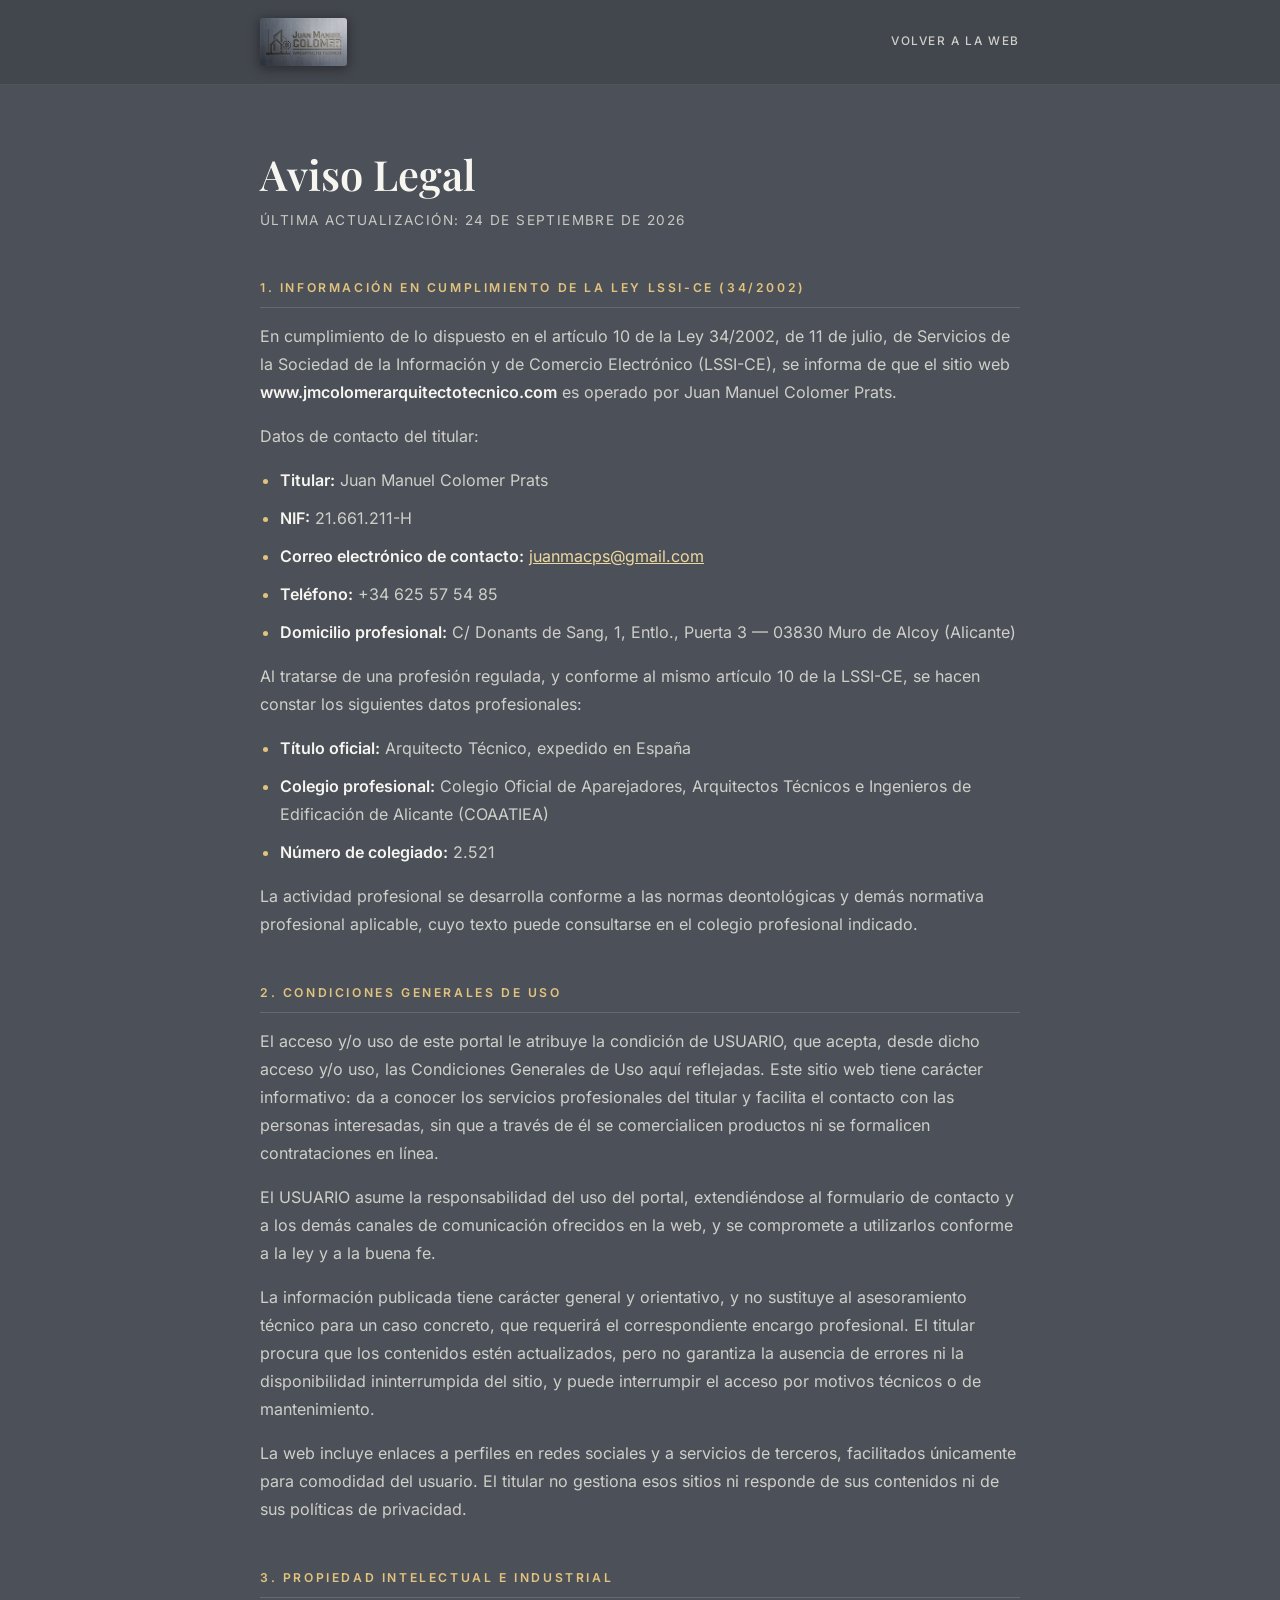
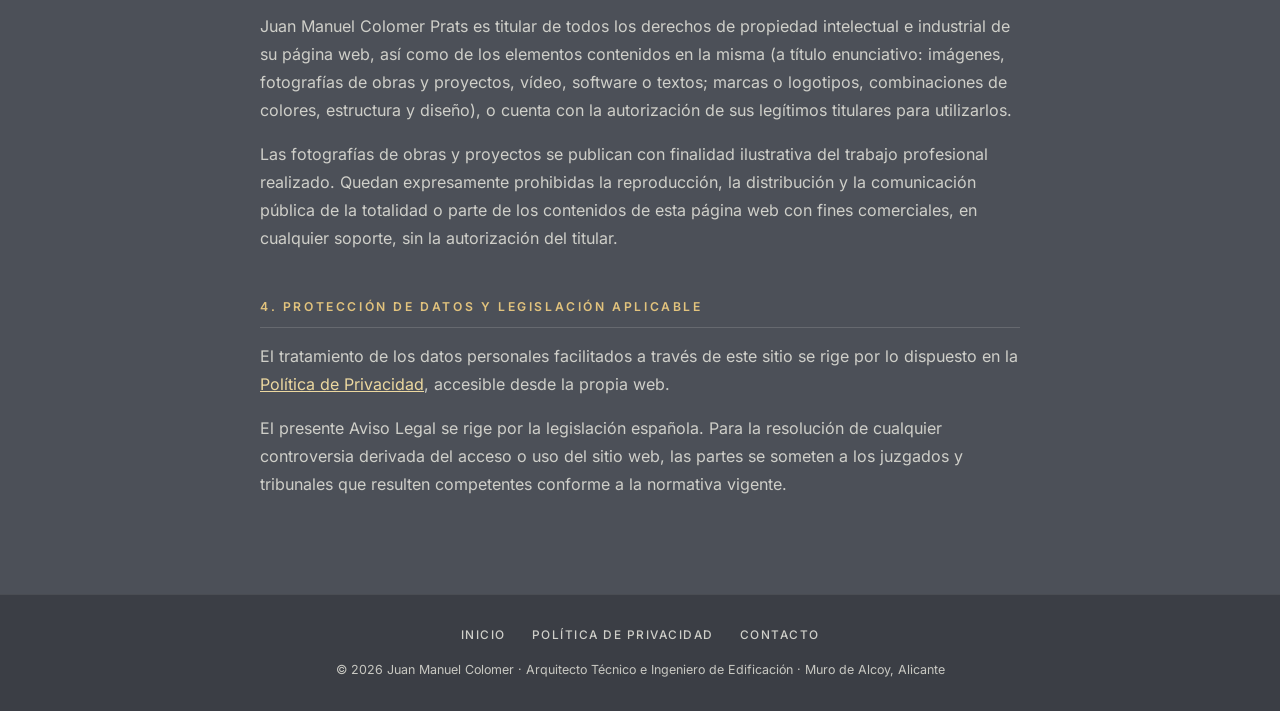
<file: aviso-legal.html>
<!DOCTYPE html>
<html lang="es">
<head>
<meta charset="UTF-8">
<meta name="viewport" content="width=device-width, initial-scale=1.0">
<title>Aviso Legal | Juan Manuel Colomer · Arquitecto Técnico</title>
<meta name="description" content="Aviso legal de la web de Juan Manuel Colomer Prats, Arquitecto Técnico colegiado en Alicante: datos del titular, condiciones de uso y propiedad intelectual.">
<meta name="theme-color" content="#4c5058">
<link rel="canonical" href="https://www.jmcolomerarquitectotecnico.com/aviso-legal.html">

<link rel="icon" href="favicon.ico" sizes="any">
<link rel="apple-touch-icon" href="apple-touch-icon.png">

<link rel="preload" href="fonts/inter-400.woff2" as="font" type="font/woff2" crossorigin>
<link rel="preload" href="fonts/playfair-display-600.woff2" as="font" type="font/woff2" crossorigin>
<link rel="stylesheet" href="legal.css">
</head>
<body>

<header class="doc-head">
  <div class="wrap">
    <a href="index.html" aria-label="Juan Manuel Colomer — Inicio">
      <img src="img/logo.jpg" width="720" height="396" alt="Juan Manuel Colomer · Arquitecto Técnico">
    </a>
    <a class="volver" href="index.html">Volver a la web</a>
  </div>
</header>

<main class="wrap">
  <h1>Aviso Legal</h1>
  <p class="fecha">Última actualización: 24 de septiembre de 2026</p>

  <h2>1. Información en cumplimiento de la Ley LSSI-CE (34/2002)</h2>
  <p>En cumplimiento de lo dispuesto en el artículo 10 de la Ley 34/2002, de 11 de julio, de Servicios de la Sociedad de la Información y de Comercio Electrónico (LSSI-CE), se informa de que el sitio web <strong>www.jmcolomerarquitectotecnico.com</strong> es operado por Juan Manuel Colomer Prats.</p>
  <p>Datos de contacto del titular:</p>
  <ul>
    <li><strong>Titular:</strong> Juan Manuel Colomer Prats</li>
    <li><strong>NIF:</strong> 21.661.211-H</li>
    <li><strong>Correo electrónico de contacto:</strong> <a href="mailto:juanmacps@gmail.com">juanmacps@gmail.com</a></li>
    <li><strong>Teléfono:</strong> +34 625 57 54 85</li>
    <li><strong>Domicilio profesional:</strong> C/ Donants de Sang, 1, Entlo., Puerta 3 — 03830 Muro de Alcoy (Alicante)</li>
  </ul>
  <p>Al tratarse de una profesión regulada, y conforme al mismo artículo 10 de la LSSI-CE, se hacen constar los siguientes datos profesionales:</p>
  <ul>
    <li><strong>Título oficial:</strong> Arquitecto Técnico, expedido en España</li>
    <li><strong>Colegio profesional:</strong> Colegio Oficial de Aparejadores, Arquitectos Técnicos e Ingenieros de Edificación de Alicante (COAATIEA)</li>
    <li><strong>Número de colegiado:</strong> 2.521</li>
  </ul>
  <p>La actividad profesional se desarrolla conforme a las normas deontológicas y demás normativa profesional aplicable, cuyo texto puede consultarse en el colegio profesional indicado.</p>

  <h2>2. Condiciones generales de uso</h2>
  <p>El acceso y/o uso de este portal le atribuye la condición de USUARIO, que acepta, desde dicho acceso y/o uso, las Condiciones Generales de Uso aquí reflejadas. Este sitio web tiene carácter informativo: da a conocer los servicios profesionales del titular y facilita el contacto con las personas interesadas, sin que a través de él se comercialicen productos ni se formalicen contrataciones en línea.</p>
  <p>El USUARIO asume la responsabilidad del uso del portal, extendiéndose al formulario de contacto y a los demás canales de comunicación ofrecidos en la web, y se compromete a utilizarlos conforme a la ley y a la buena fe.</p>
  <p>La información publicada tiene carácter general y orientativo, y no sustituye al asesoramiento técnico para un caso concreto, que requerirá el correspondiente encargo profesional. El titular procura que los contenidos estén actualizados, pero no garantiza la ausencia de errores ni la disponibilidad ininterrumpida del sitio, y puede interrumpir el acceso por motivos técnicos o de mantenimiento.</p>
  <p>La web incluye enlaces a perfiles en redes sociales y a servicios de terceros, facilitados únicamente para comodidad del usuario. El titular no gestiona esos sitios ni responde de sus contenidos ni de sus políticas de privacidad.</p>

  <h2>3. Propiedad intelectual e industrial</h2>
  <p>Juan Manuel Colomer Prats es titular de todos los derechos de propiedad intelectual e industrial de su página web, así como de los elementos contenidos en la misma (a título enunciativo: imágenes, fotografías de obras y proyectos, vídeo, software o textos; marcas o logotipos, combinaciones de colores, estructura y diseño), o cuenta con la autorización de sus legítimos titulares para utilizarlos.</p>
  <p>Las fotografías de obras y proyectos se publican con finalidad ilustrativa del trabajo profesional realizado. Quedan expresamente prohibidas la reproducción, la distribución y la comunicación pública de la totalidad o parte de los contenidos de esta página web con fines comerciales, en cualquier soporte, sin la autorización del titular.</p>

  <h2>4. Protección de datos y legislación aplicable</h2>
  <p>El tratamiento de los datos personales facilitados a través de este sitio se rige por lo dispuesto en la <a href="politica-privacidad.html">Política de Privacidad</a>, accesible desde la propia web.</p>
  <p>El presente Aviso Legal se rige por la legislación española. Para la resolución de cualquier controversia derivada del acceso o uso del sitio web, las partes se someten a los juzgados y tribunales que resulten competentes conforme a la normativa vigente.</p>
</main>

<footer>
  <div class="wrap">
    <div class="doc-links">
      <a href="index.html">Inicio</a>
      <a href="politica-privacidad.html">Política de privacidad</a>
      <a href="index.html#contacto">Contacto</a>
    </div>
    <p class="nota-pie">© <span id="year">2026</span> Juan Manuel Colomer · Arquitecto Técnico e Ingeniero de Edificación · Muro de Alcoy, Alicante</p>
  </div>
</footer>

<script>document.getElementById('year').textContent = new Date().getFullYear();</script>
</body>
</html>
</file>
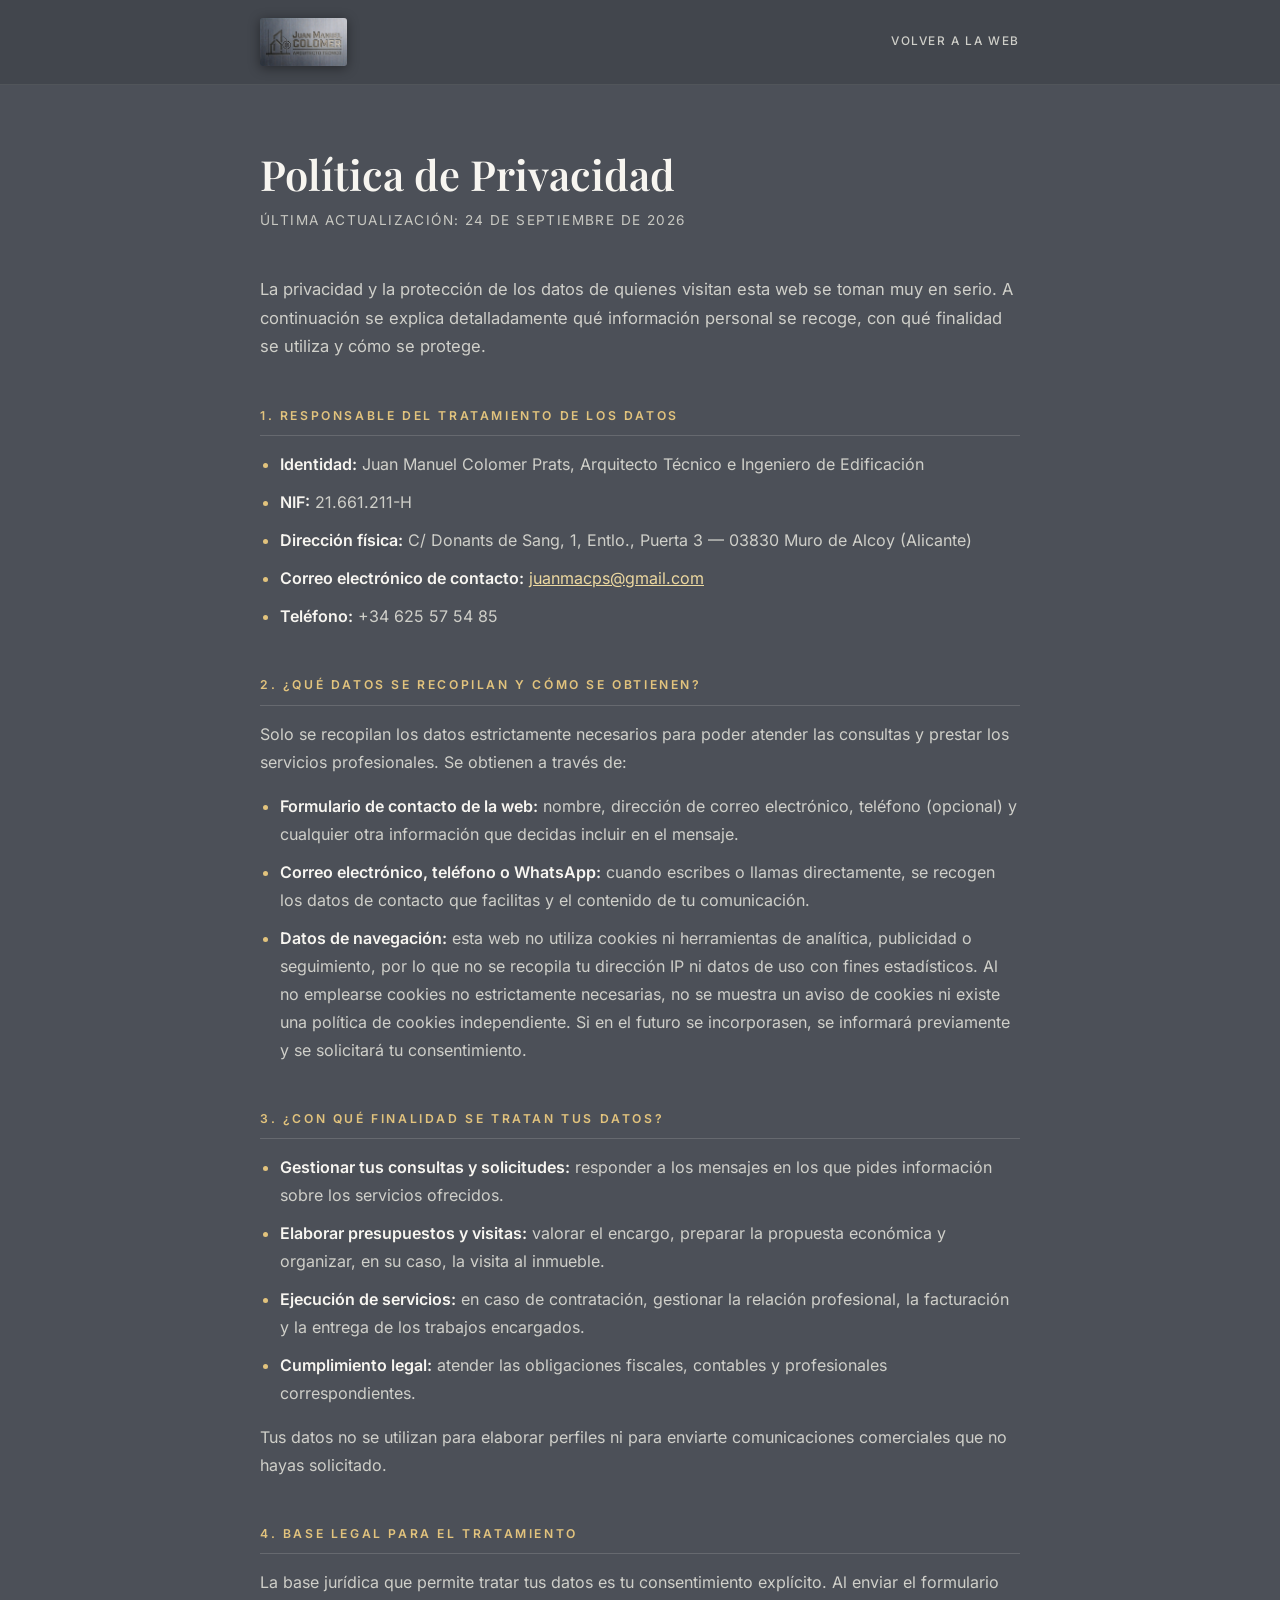
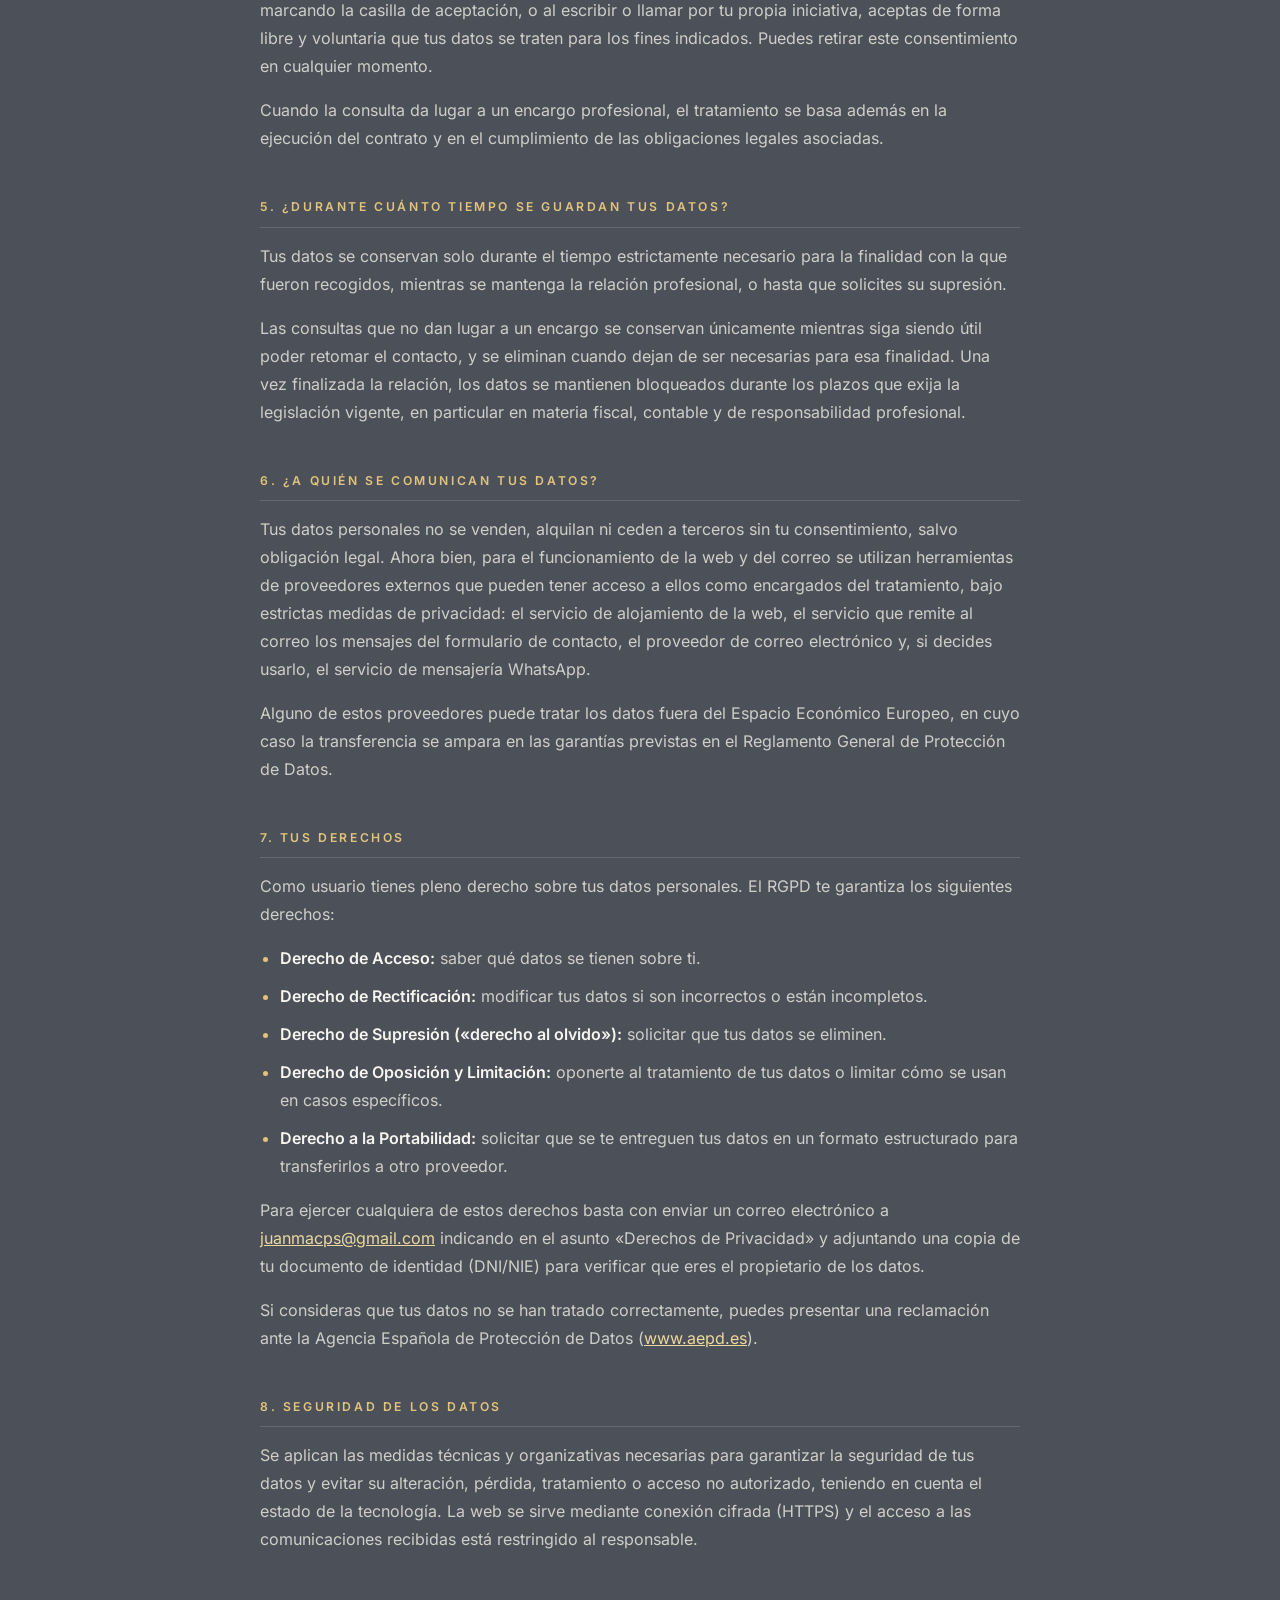
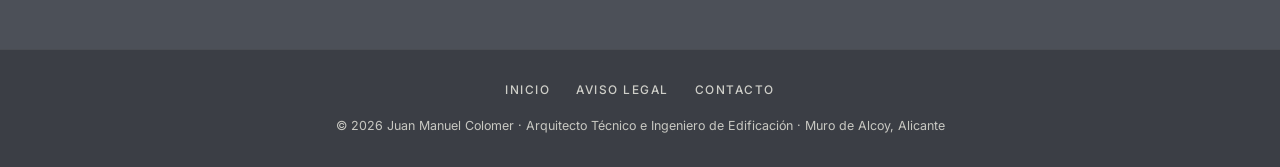
<file: politica-privacidad.html>
<!DOCTYPE html>
<html lang="es">
<head>
<meta charset="UTF-8">
<meta name="viewport" content="width=device-width, initial-scale=1.0">
<title>Política de Privacidad | Juan Manuel Colomer · Arquitecto Técnico</title>
<meta name="description" content="Política de privacidad de la web de Juan Manuel Colomer Prats, Arquitecto Técnico en Muro de Alcoy: qué datos se recogen, con qué finalidad y cómo ejercer tus derechos.">
<meta name="theme-color" content="#4c5058">
<link rel="canonical" href="https://www.jmcolomerarquitectotecnico.com/politica-privacidad.html">

<link rel="icon" href="favicon.ico" sizes="any">
<link rel="apple-touch-icon" href="apple-touch-icon.png">

<link rel="preload" href="fonts/inter-400.woff2" as="font" type="font/woff2" crossorigin>
<link rel="preload" href="fonts/playfair-display-600.woff2" as="font" type="font/woff2" crossorigin>
<link rel="stylesheet" href="legal.css">
</head>
<body>

<header class="doc-head">
  <div class="wrap">
    <a href="index.html" aria-label="Juan Manuel Colomer — Inicio">
      <img src="img/logo.jpg" width="720" height="396" alt="Juan Manuel Colomer · Arquitecto Técnico">
    </a>
    <a class="volver" href="index.html">Volver a la web</a>
  </div>
</header>

<main class="wrap">
  <h1>Política de Privacidad</h1>
  <p class="fecha">Última actualización: 24 de septiembre de 2026</p>

  <p class="entradilla">La privacidad y la protección de los datos de quienes visitan esta web se toman muy en serio. A continuación se explica detalladamente qué información personal se recoge, con qué finalidad se utiliza y cómo se protege.</p>

  <h2>1. Responsable del tratamiento de los datos</h2>
  <ul>
    <li><strong>Identidad:</strong> Juan Manuel Colomer Prats, Arquitecto Técnico e Ingeniero de Edificación</li>
    <li><strong>NIF:</strong> 21.661.211-H</li>
    <li><strong>Dirección física:</strong> C/ Donants de Sang, 1, Entlo., Puerta 3 — 03830 Muro de Alcoy (Alicante)</li>
    <li><strong>Correo electrónico de contacto:</strong> <a href="mailto:juanmacps@gmail.com">juanmacps@gmail.com</a></li>
    <li><strong>Teléfono:</strong> +34 625 57 54 85</li>
  </ul>

  <h2>2. ¿Qué datos se recopilan y cómo se obtienen?</h2>
  <p>Solo se recopilan los datos estrictamente necesarios para poder atender las consultas y prestar los servicios profesionales. Se obtienen a través de:</p>
  <ul>
    <li><strong>Formulario de contacto de la web:</strong> nombre, dirección de correo electrónico, teléfono (opcional) y cualquier otra información que decidas incluir en el mensaje.</li>
    <li><strong>Correo electrónico, teléfono o WhatsApp:</strong> cuando escribes o llamas directamente, se recogen los datos de contacto que facilitas y el contenido de tu comunicación.</li>
    <li><strong>Datos de navegación:</strong> esta web no utiliza cookies ni herramientas de analítica, publicidad o seguimiento, por lo que no se recopila tu dirección IP ni datos de uso con fines estadísticos. Al no emplearse cookies no estrictamente necesarias, no se muestra un aviso de cookies ni existe una política de cookies independiente. Si en el futuro se incorporasen, se informará previamente y se solicitará tu consentimiento.</li>
  </ul>

  <h2>3. ¿Con qué finalidad se tratan tus datos?</h2>
  <ul>
    <li><strong>Gestionar tus consultas y solicitudes:</strong> responder a los mensajes en los que pides información sobre los servicios ofrecidos.</li>
    <li><strong>Elaborar presupuestos y visitas:</strong> valorar el encargo, preparar la propuesta económica y organizar, en su caso, la visita al inmueble.</li>
    <li><strong>Ejecución de servicios:</strong> en caso de contratación, gestionar la relación profesional, la facturación y la entrega de los trabajos encargados.</li>
    <li><strong>Cumplimiento legal:</strong> atender las obligaciones fiscales, contables y profesionales correspondientes.</li>
  </ul>
  <p>Tus datos no se utilizan para elaborar perfiles ni para enviarte comunicaciones comerciales que no hayas solicitado.</p>

  <h2>4. Base legal para el tratamiento</h2>
  <p>La base jurídica que permite tratar tus datos es tu consentimiento explícito. Al enviar el formulario marcando la casilla de aceptación, o al escribir o llamar por tu propia iniciativa, aceptas de forma libre y voluntaria que tus datos se traten para los fines indicados. Puedes retirar este consentimiento en cualquier momento.</p>
  <p>Cuando la consulta da lugar a un encargo profesional, el tratamiento se basa además en la ejecución del contrato y en el cumplimiento de las obligaciones legales asociadas.</p>

  <h2>5. ¿Durante cuánto tiempo se guardan tus datos?</h2>
  <p>Tus datos se conservan solo durante el tiempo estrictamente necesario para la finalidad con la que fueron recogidos, mientras se mantenga la relación profesional, o hasta que solicites su supresión.</p>
  <p>Las consultas que no dan lugar a un encargo se conservan únicamente mientras siga siendo útil poder retomar el contacto, y se eliminan cuando dejan de ser necesarias para esa finalidad. Una vez finalizada la relación, los datos se mantienen bloqueados durante los plazos que exija la legislación vigente, en particular en materia fiscal, contable y de responsabilidad profesional.</p>

  <h2>6. ¿A quién se comunican tus datos?</h2>
  <p>Tus datos personales no se venden, alquilan ni ceden a terceros sin tu consentimiento, salvo obligación legal. Ahora bien, para el funcionamiento de la web y del correo se utilizan herramientas de proveedores externos que pueden tener acceso a ellos como encargados del tratamiento, bajo estrictas medidas de privacidad: el servicio de alojamiento de la web, el servicio que remite al correo los mensajes del formulario de contacto, el proveedor de correo electrónico y, si decides usarlo, el servicio de mensajería WhatsApp.</p>
  <p>Alguno de estos proveedores puede tratar los datos fuera del Espacio Económico Europeo, en cuyo caso la transferencia se ampara en las garantías previstas en el Reglamento General de Protección de Datos.</p>

  <h2>7. Tus derechos</h2>
  <p>Como usuario tienes pleno derecho sobre tus datos personales. El RGPD te garantiza los siguientes derechos:</p>
  <ul>
    <li><strong>Derecho de Acceso:</strong> saber qué datos se tienen sobre ti.</li>
    <li><strong>Derecho de Rectificación:</strong> modificar tus datos si son incorrectos o están incompletos.</li>
    <li><strong>Derecho de Supresión («derecho al olvido»):</strong> solicitar que tus datos se eliminen.</li>
    <li><strong>Derecho de Oposición y Limitación:</strong> oponerte al tratamiento de tus datos o limitar cómo se usan en casos específicos.</li>
    <li><strong>Derecho a la Portabilidad:</strong> solicitar que se te entreguen tus datos en un formato estructurado para transferirlos a otro proveedor.</li>
  </ul>
  <p>Para ejercer cualquiera de estos derechos basta con enviar un correo electrónico a <a href="mailto:juanmacps@gmail.com">juanmacps@gmail.com</a> indicando en el asunto «Derechos de Privacidad» y adjuntando una copia de tu documento de identidad (DNI/NIE) para verificar que eres el propietario de los datos.</p>
  <p>Si consideras que tus datos no se han tratado correctamente, puedes presentar una reclamación ante la Agencia Española de Protección de Datos (<a href="https://www.aepd.es" target="_blank" rel="noopener">www.aepd.es</a>).</p>

  <h2>8. Seguridad de los datos</h2>
  <p>Se aplican las medidas técnicas y organizativas necesarias para garantizar la seguridad de tus datos y evitar su alteración, pérdida, tratamiento o acceso no autorizado, teniendo en cuenta el estado de la tecnología. La web se sirve mediante conexión cifrada (HTTPS) y el acceso a las comunicaciones recibidas está restringido al responsable.</p>
</main>

<footer>
  <div class="wrap">
    <div class="doc-links">
      <a href="index.html">Inicio</a>
      <a href="aviso-legal.html">Aviso legal</a>
      <a href="index.html#contacto">Contacto</a>
    </div>
    <p class="nota-pie">© <span id="year">2026</span> Juan Manuel Colomer · Arquitecto Técnico e Ingeniero de Edificación · Muro de Alcoy, Alicante</p>
  </div>
</footer>

<script>document.getElementById('year').textContent = new Date().getFullYear();</script>
</body>
</html>
</file>
<file: legal.css>
/* Hoja compartida por las dos páginas legales. Reproduce la paleta y las
   tipografías de la portada, pero con una composición de documento: una sola
   columna estrecha, pensada para leer texto largo. */

@font-face{
  font-family:'Inter';font-style:normal;font-weight:400;font-display:swap;
  src:url('fonts/inter-400.woff2') format('woff2');
  unicode-range:U+0000-00FF, U+0131, U+0152-0153, U+02BB-02BC, U+02C6, U+02DA, U+02DC, U+0304, U+0308, U+0329, U+2000-206F, U+20AC, U+2122, U+2191, U+2193, U+2212, U+2215, U+FEFF, U+FFFD;
}
@font-face{
  font-family:'Inter';font-style:normal;font-weight:500;font-display:swap;
  src:url('fonts/inter-500.woff2') format('woff2');
  unicode-range:U+0000-00FF, U+0131, U+0152-0153, U+02BB-02BC, U+02C6, U+02DA, U+02DC, U+0304, U+0308, U+0329, U+2000-206F, U+20AC, U+2122, U+2191, U+2193, U+2212, U+2215, U+FEFF, U+FFFD;
}
@font-face{
  font-family:'Inter';font-style:normal;font-weight:600;font-display:swap;
  src:url('fonts/inter-600.woff2') format('woff2');
  unicode-range:U+0000-00FF, U+0131, U+0152-0153, U+02BB-02BC, U+02C6, U+02DA, U+02DC, U+0304, U+0308, U+0329, U+2000-206F, U+20AC, U+2122, U+2191, U+2193, U+2212, U+2215, U+FEFF, U+FFFD;
}
@font-face{
  font-family:'Playfair Display';font-style:normal;font-weight:600;font-display:swap;
  src:url('fonts/playfair-display-600.woff2') format('woff2');
  unicode-range:U+0000-00FF, U+0131, U+0152-0153, U+02BB-02BC, U+02C6, U+02DA, U+02DC, U+0304, U+0308, U+0329, U+2000-206F, U+20AC, U+2122, U+2191, U+2193, U+2212, U+2215, U+FEFF, U+FFFD;
}

:root{
  --graphite:#4c5058;
  --graphite-2:#42464d;
  --graphite-3:#3b3e45;
  --gold:#e2c37d;
  --gold-light:#ecd8a0;
  --white:#f7f5f0;
  --grey-2:#cfcfc9;
  --grey:#c8c8c2;
  --line:rgba(247,245,240,0.15);
  --line-soft:rgba(247,245,240,0.08);
}

*{box-sizing:border-box;}
html{-webkit-text-size-adjust:100%;}
body{
  margin:0;background:var(--graphite);color:var(--white);
  font-family:'Inter',system-ui,sans-serif;font-size:1rem;line-height:1.75;
  -webkit-font-smoothing:antialiased;
}

/* ---------- Cabecera ---------- */
.doc-head{
  background:var(--graphite-2);border-bottom:1px solid var(--line-soft);
  padding:18px 0;
}
.wrap{width:min(760px,92vw);margin:0 auto;}
.doc-head .wrap{display:flex;align-items:center;justify-content:space-between;gap:20px;}
.doc-head img{height:48px;width:auto;border-radius:3px;display:block;
  box-shadow:0 2px 12px rgba(0,0,0,0.42);}
.volver{
  font-size:.74rem;letter-spacing:1.6px;text-transform:uppercase;font-weight:500;
  color:var(--grey-2);text-decoration:none;border-bottom:1px solid transparent;
  transition:color .3s ease, border-color .3s ease;white-space:nowrap;
}
.volver:hover,.volver:focus-visible{color:var(--gold);border-bottom-color:var(--gold);}

/* ---------- Documento ---------- */
main{padding:64px 0 80px;}
h1{
  font-family:'Playfair Display',serif;font-weight:600;
  font-size:clamp(1.9rem,4.4vw,2.6rem);line-height:1.2;margin:0 0 10px;
}
.fecha{
  margin:0 0 42px;color:var(--grey);font-size:.85rem;
  letter-spacing:1.4px;text-transform:uppercase;
}
.entradilla{color:var(--grey-2);font-size:1.03rem;margin:0 0 38px;}
h2{
  font-family:'Inter',sans-serif;font-size:.76rem;letter-spacing:2.6px;
  text-transform:uppercase;color:var(--gold);font-weight:600;
  margin:44px 0 14px;padding-bottom:9px;border-bottom:1px solid var(--line);
}
p{margin:0 0 16px;color:var(--grey-2);}
ul{margin:0 0 16px;padding-left:20px;}
li{margin-bottom:10px;color:var(--grey-2);}
li::marker{color:var(--gold);}
strong{color:var(--white);font-weight:600;}
a{color:var(--gold-light);}
a:hover{color:var(--gold);}

/* ---------- Pie ---------- */
footer{
  background:var(--graphite-3);border-top:1px solid var(--line-soft);
  padding:30px 0;text-align:center;
}
.doc-links{
  display:flex;flex-wrap:wrap;gap:10px 26px;justify-content:center;
  margin-bottom:14px;
}
.doc-links a{
  font-size:.74rem;letter-spacing:1.5px;text-transform:uppercase;font-weight:500;
  color:var(--grey-2);text-decoration:none;
}
.doc-links a:hover{color:var(--gold);}
.nota-pie{margin:0;color:var(--grey);font-size:.78rem;}

@media (max-width:600px){
  main{padding:44px 0 60px;}
  h2{margin-top:36px;}
}
</file>
